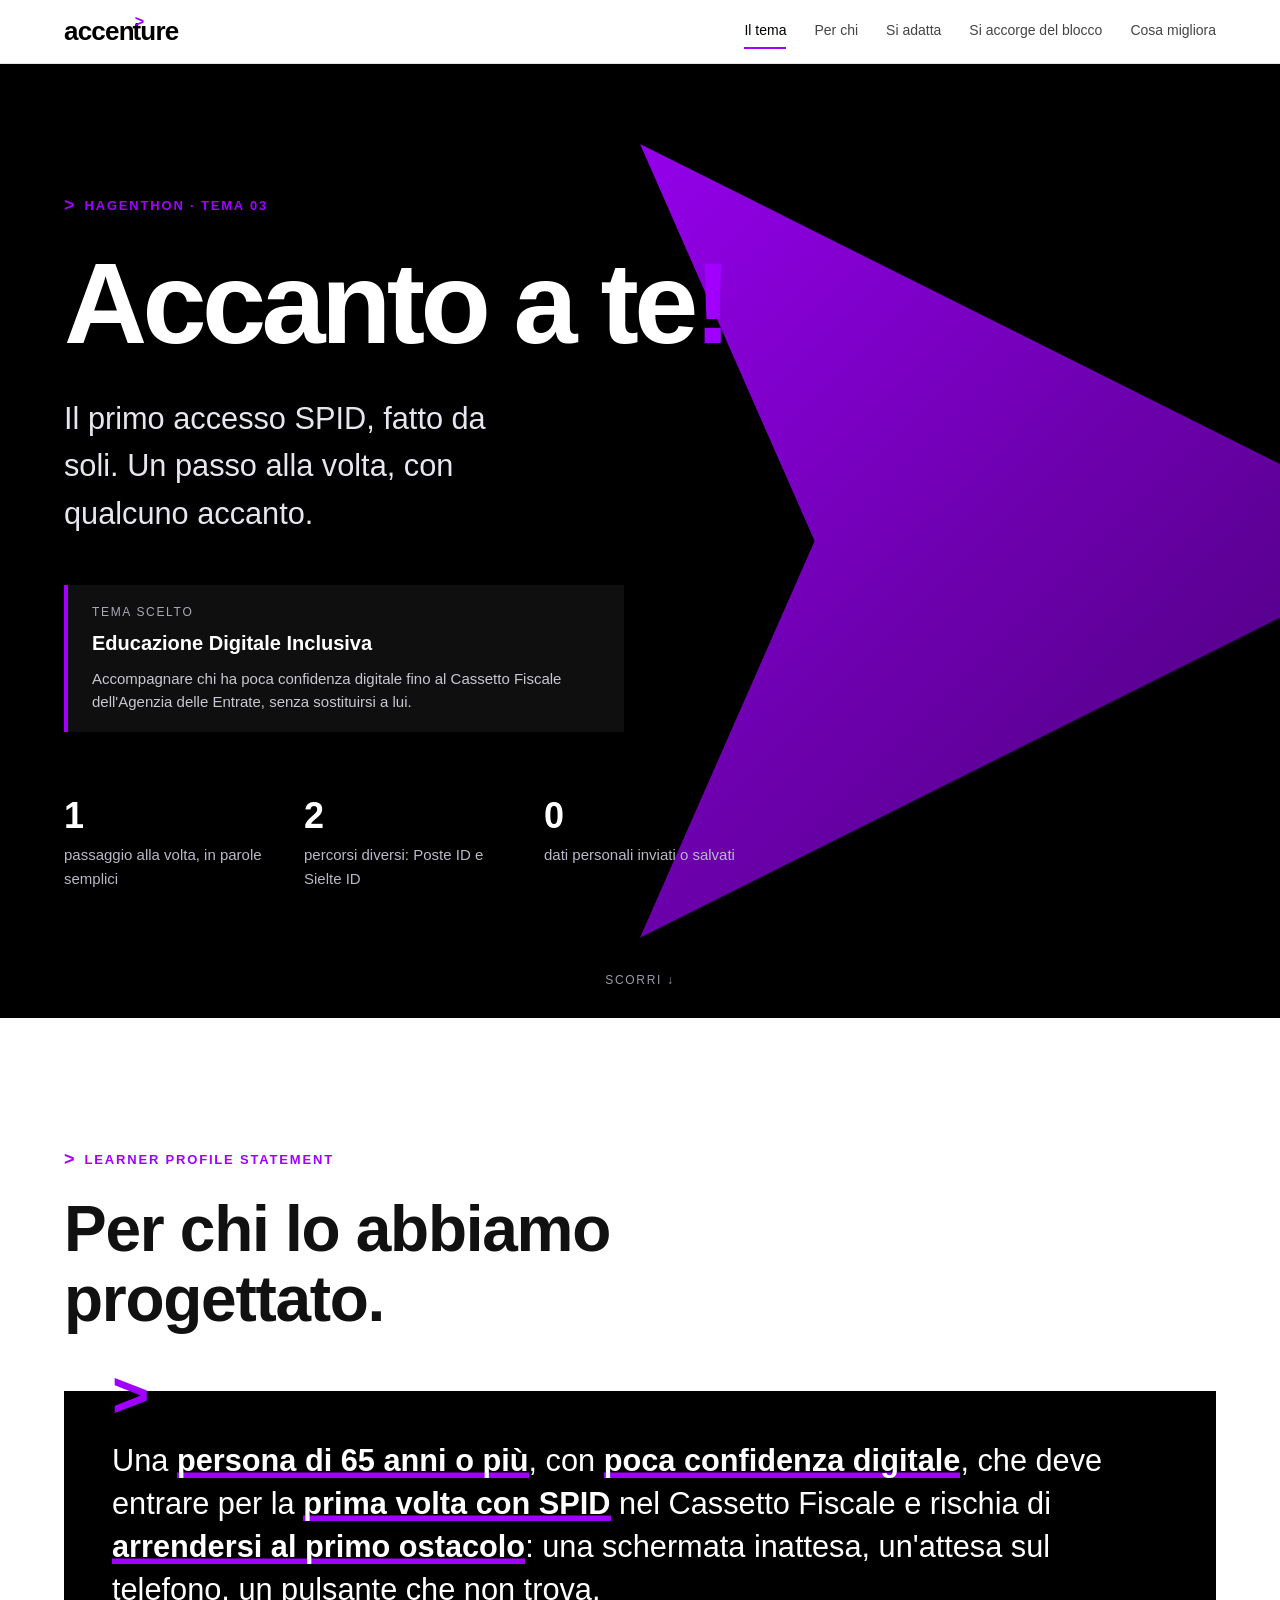
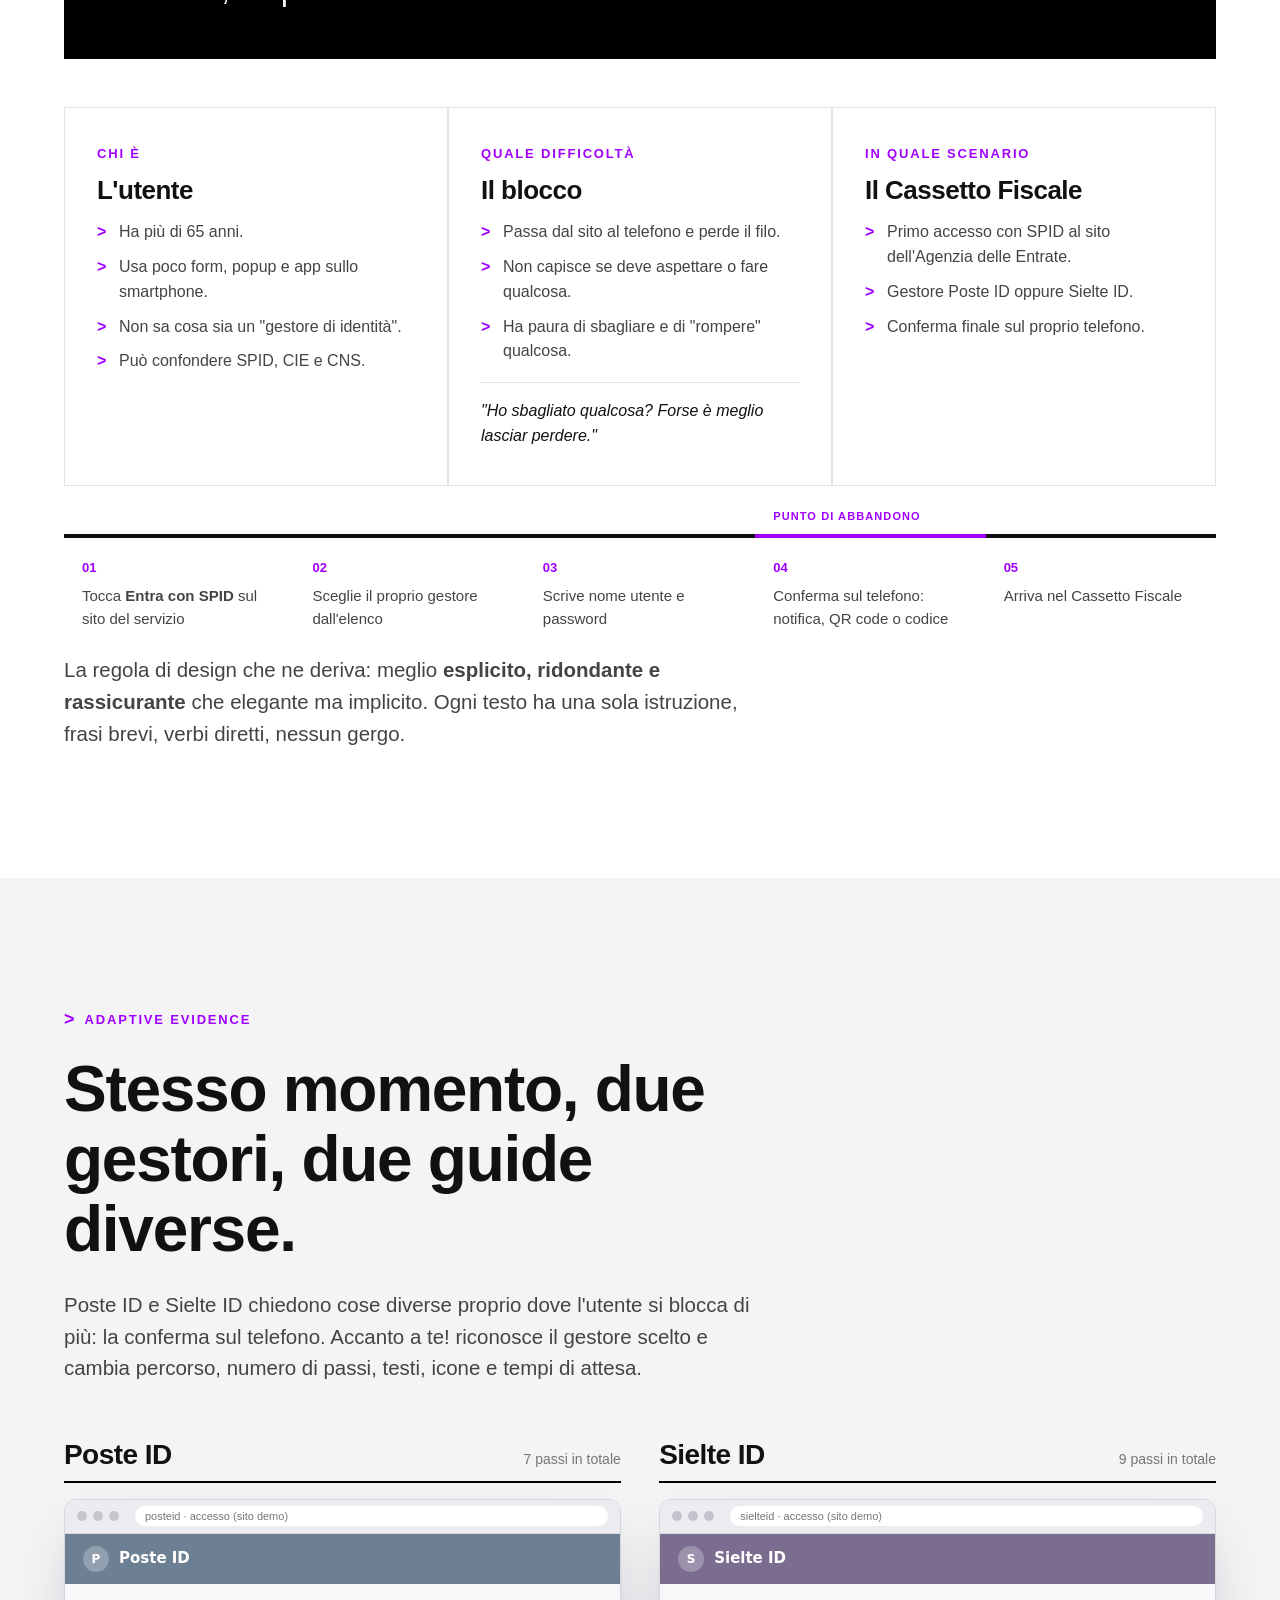
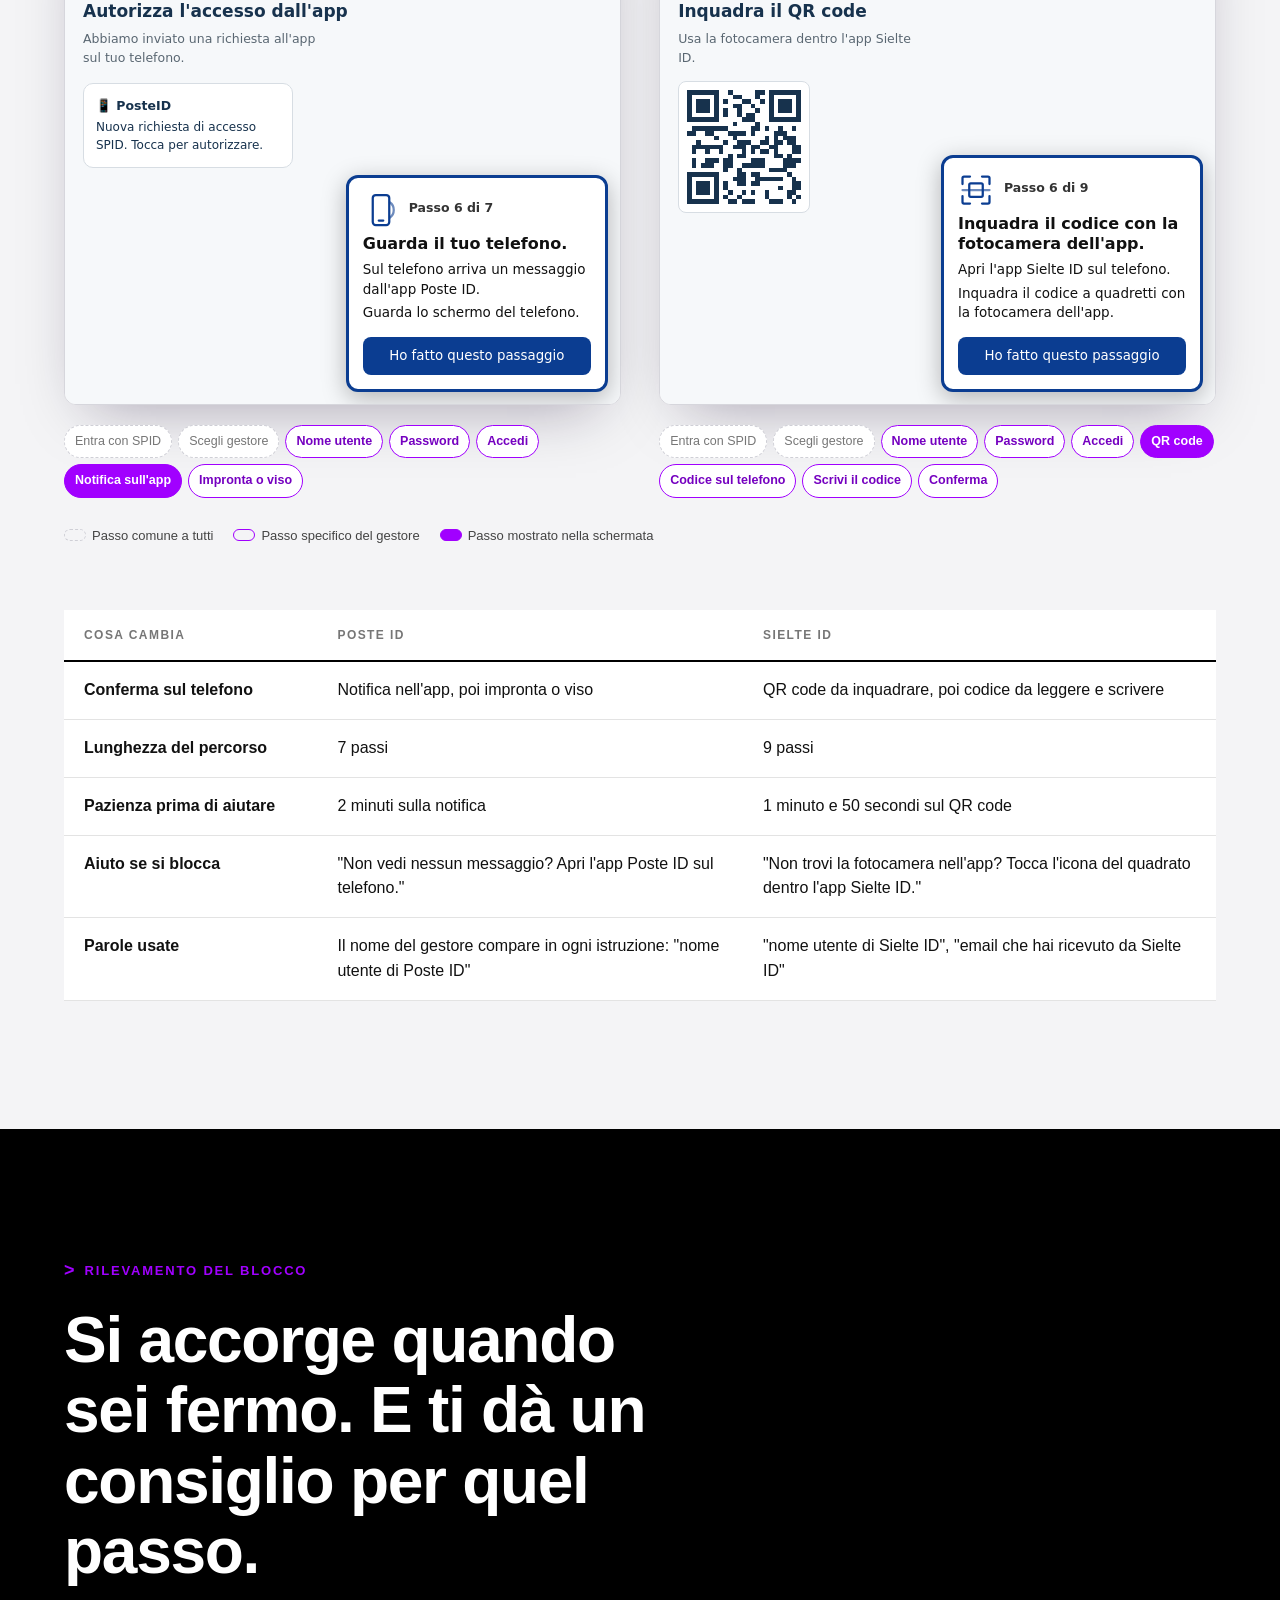
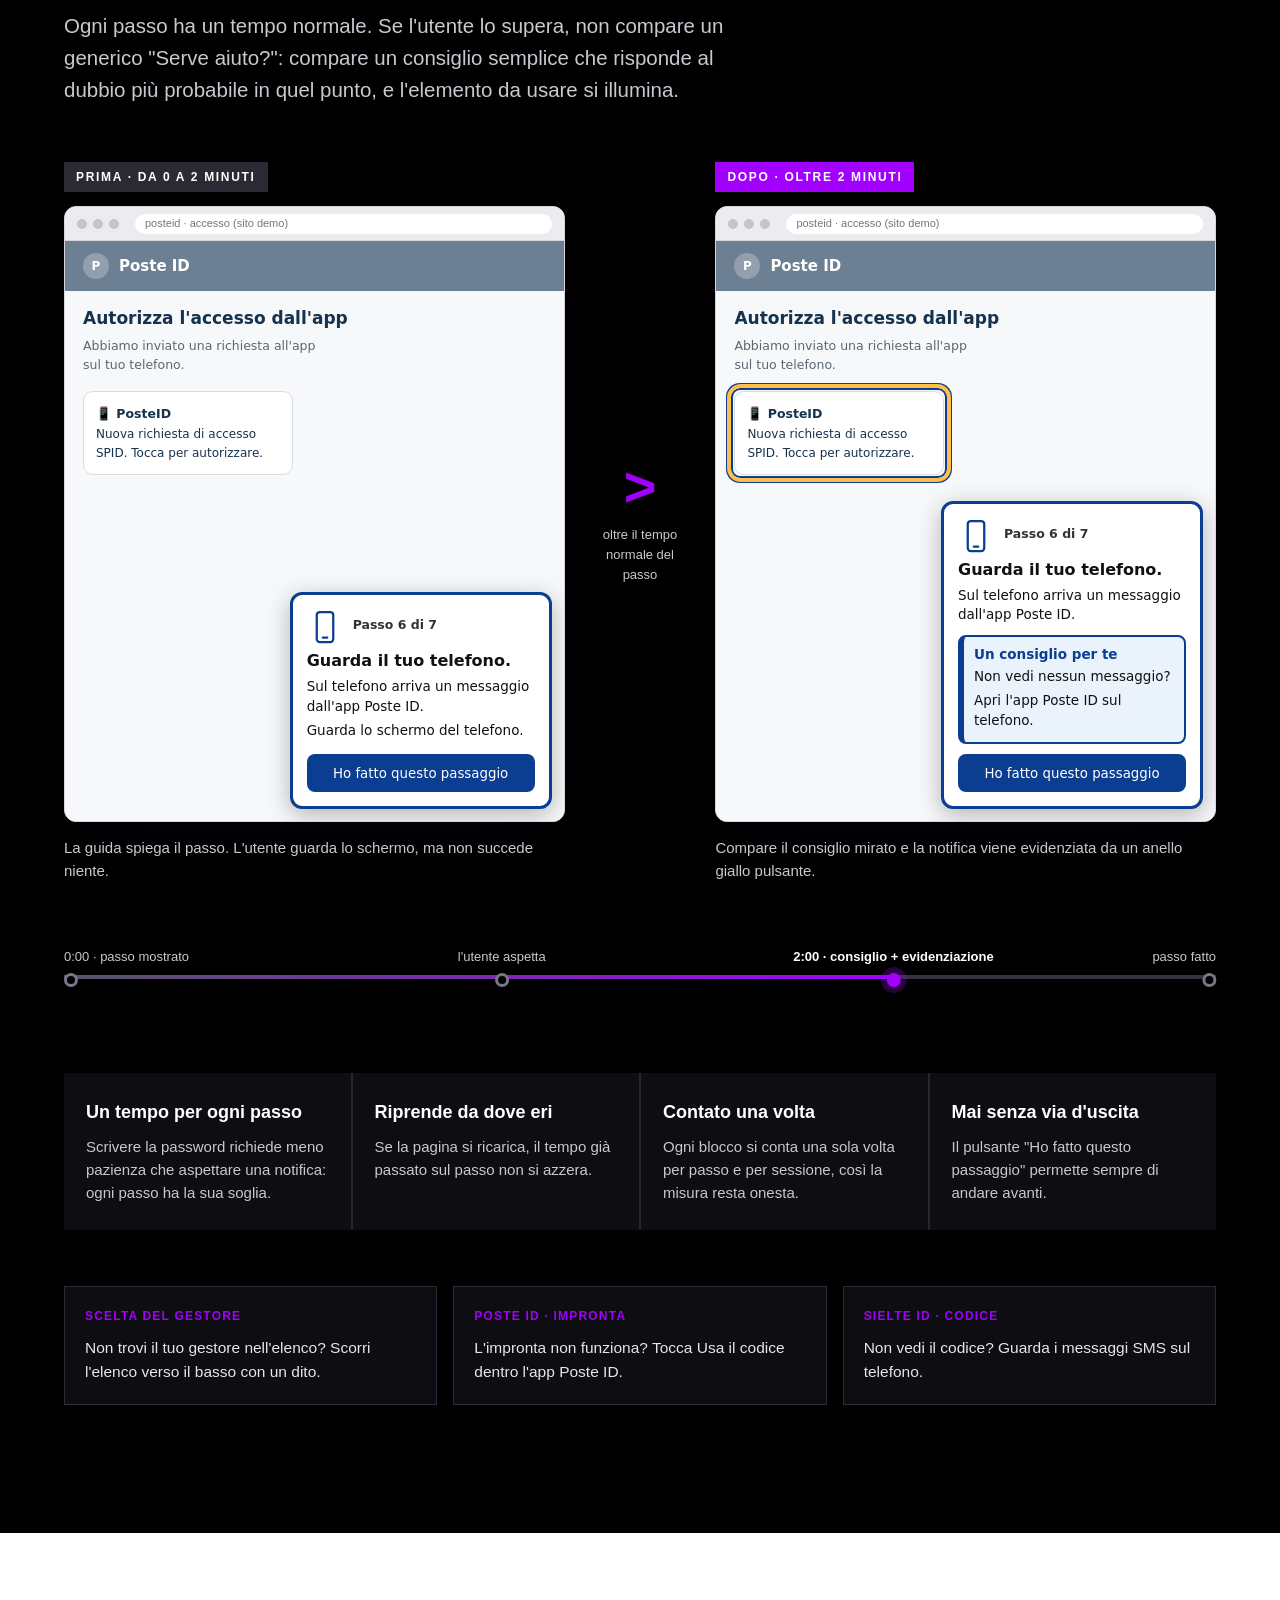
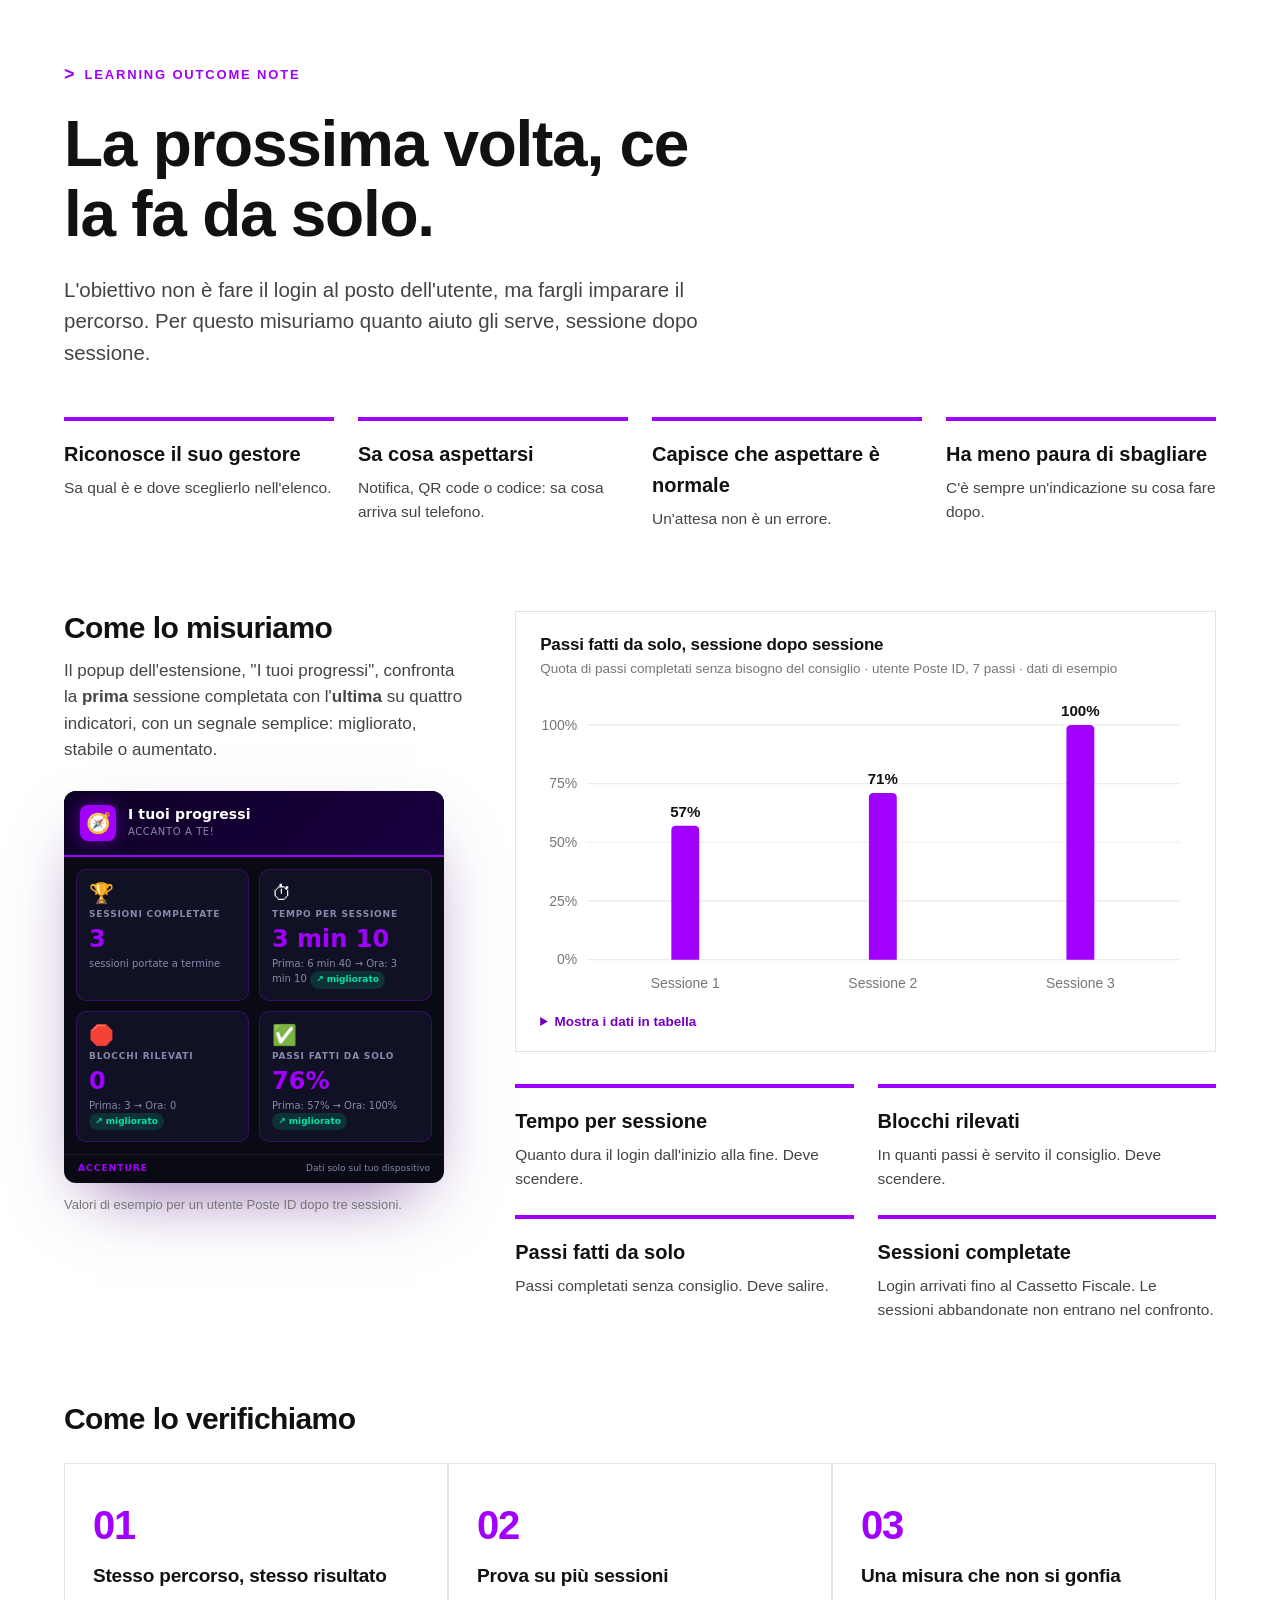
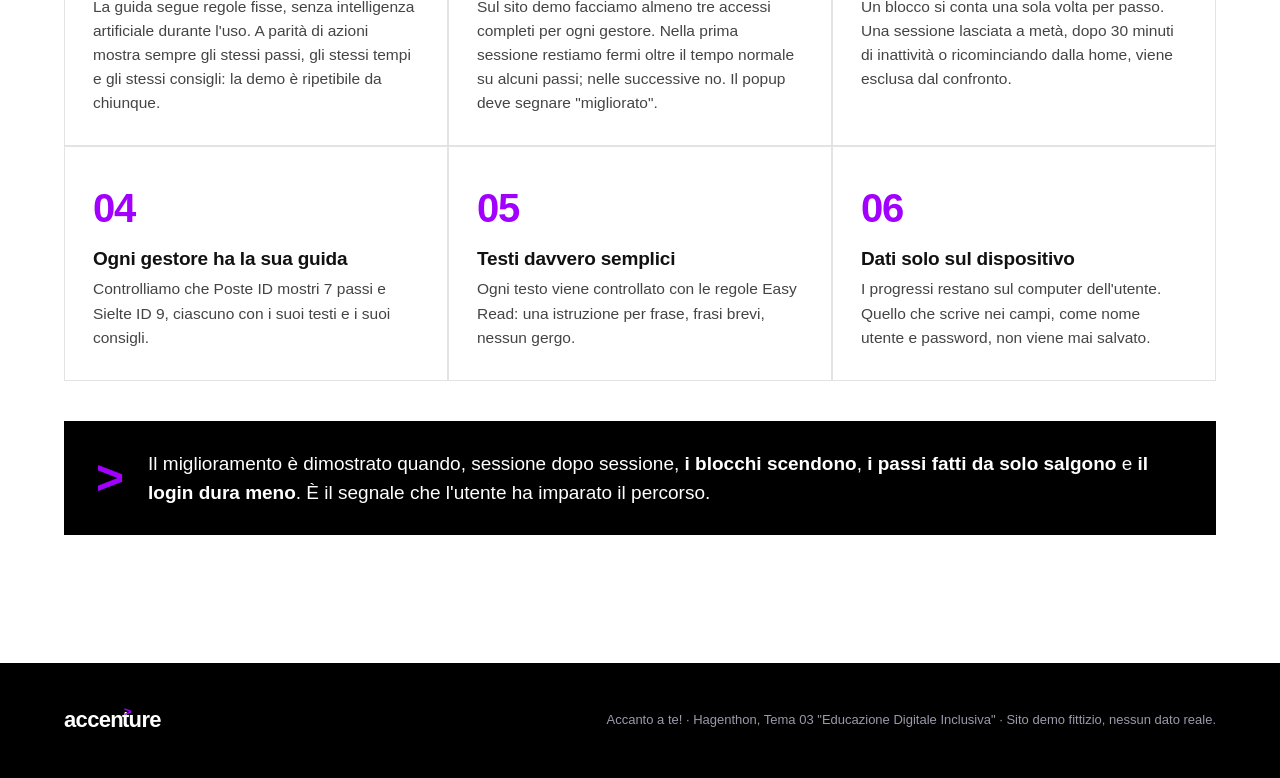
<file: presentation/index.html>
<!DOCTYPE html>
<html lang="it">
<head>
  <meta charset="utf-8">
  <meta name="viewport" content="width=device-width, initial-scale=1">
  <title>Accanto a te! — Educazione Digitale Inclusiva | Accenture</title>
  <style>
    :root {
      --purple: #A100FF;
      --purple-dark: #7500C0;
      --purple-deep: #460073;
      --black: #000000;
      --ink: #111111;
      --ink-2: #444444;
      --muted: #767676;
      --line: #e3e3e3;
      --surface: #ffffff;
      --surface-2: #f4f4f6;
      --good: #008a5e;
      --amber: #ffbf47;
      --navy: #0b3d91;
      --font: Graphik, "Helvetica Neue", Helvetica, Arial, system-ui, sans-serif;
    }

    *, *::before, *::after { box-sizing: border-box; }
    html { scroll-behavior: smooth; scroll-padding-top: 72px; }
    body { margin: 0; font-family: var(--font); color: var(--ink); background: var(--surface); line-height: 1.55; -webkit-font-smoothing: antialiased; }
    h1, h2, h3, h4 { margin: 0; line-height: 1.1; letter-spacing: -0.02em; }
    p { margin: 0; }
    a { color: inherit; }

    /* ── top bar ──────────────────────────────────────────────── */
    .topbar {
      position: sticky; top: 0; z-index: 50;
      display: flex; align-items: center; justify-content: space-between; gap: 24px;
      height: 64px; padding: 0 clamp(20px, 5vw, 64px);
      background: rgba(255,255,255,.96); backdrop-filter: blur(8px);
      border-bottom: 1px solid var(--line);
    }
    .wordmark { display: inline-flex; align-items: baseline; font-size: 26px; font-weight: 700; letter-spacing: -0.03em; color: var(--black); text-decoration: none; }
    .wordmark .gt { color: var(--purple); font-weight: 800; font-size: .62em; line-height: 1; display: inline-block; margin-right: -.62em; transform: translate(.05em, -.78em); }
    .topbar nav { display: flex; gap: 28px; font-size: 14px; font-weight: 500; }
    .topbar nav a { text-decoration: none; color: var(--ink-2); padding: 6px 0; border-bottom: 2px solid transparent; transition: color .15s, border-color .15s; }
    .topbar nav a:hover, .topbar nav a.active { color: var(--black); border-color: var(--purple); }
    .progressbar { position: absolute; left: 0; bottom: -1px; height: 3px; width: 0; background: var(--purple); }
    @media (max-width: 900px) { .topbar nav { display: none; } }

    /* ── layout ───────────────────────────────────────────────── */
    section { padding: clamp(72px, 10vw, 128px) clamp(20px, 5vw, 64px); }
    .wrap { max-width: 1200px; margin: 0 auto; }
    .eyebrow { display: inline-flex; align-items: center; gap: 10px; font-size: 13px; font-weight: 700; letter-spacing: .14em; text-transform: uppercase; color: var(--purple); margin-bottom: 20px; }
    .eyebrow::before { content: ">"; font-size: 18px; letter-spacing: 0; }
    .h2 { font-size: clamp(36px, 5vw, 64px); font-weight: 700; max-width: 18ch; }
    .lead { font-size: clamp(18px, 1.6vw, 22px); color: var(--ink-2); max-width: 62ch; margin-top: 24px; }
    .alt { background: var(--surface-2); }
    .dark { background: var(--black); color: #fff; }
    .dark .lead { color: #c8c8d0; }

    .reveal { opacity: 0; transform: translateY(24px); transition: opacity .7s ease, transform .7s ease; }
    .reveal.in { opacity: 1; transform: none; }
    @media (prefers-reduced-motion: reduce) {
      html { scroll-behavior: auto; }
      .reveal { opacity: 1; transform: none; transition: none; }
      .ring::after { animation: none !important; }
    }

    /* ── 1. hero ──────────────────────────────────────────────── */
    .hero { position: relative; overflow: hidden; min-height: calc(100vh - 64px); display: flex; align-items: center; background: var(--black); color: #fff; }
    .hero::after {
      content: ""; position: absolute; right: -12vw; top: 50%; transform: translateY(-50%);
      width: 62vw; height: 62vw; max-width: 900px; max-height: 900px;
      background: linear-gradient(135deg, var(--purple) 0%, var(--purple-deep) 100%);
      clip-path: polygon(0 0, 100% 50%, 0 100%, 22% 50%);
      opacity: .92;
    }
    .hero .wrap { position: relative; z-index: 1; width: 100%; }
    .hero h1 { font-size: clamp(56px, 9vw, 128px); font-weight: 700; letter-spacing: -0.04em; }
    .hero h1 span { color: var(--purple); }
    .hero .claim { font-size: clamp(22px, 2.4vw, 32px); font-weight: 300; max-width: 26ch; margin-top: 28px; color: #e6e6ee; }
    .theme-tag { display: inline-block; margin-top: 48px; padding: 18px 24px; border-left: 4px solid var(--purple); background: rgba(255,255,255,.06); max-width: 560px; }
    .theme-tag small { display: block; font-size: 12px; letter-spacing: .14em; text-transform: uppercase; color: #a8a8b8; margin-bottom: 6px; }
    .theme-tag strong { font-size: 20px; font-weight: 600; }
    .hero-facts { display: flex; flex-wrap: wrap; gap: 40px; margin-top: 56px; }
    .hero-facts div { font-size: 15px; color: #b8b8c8; max-width: 200px; }
    .hero-facts b { display: block; font-size: 36px; color: #fff; font-weight: 700; letter-spacing: -0.02em; }
    .scroll-cue { position: absolute; left: 50%; bottom: 28px; transform: translateX(-50%); z-index: 1; font-size: 12px; letter-spacing: .14em; text-transform: uppercase; color: #9a9aaa; text-decoration: none; }

    /* ── 2. learner profile ───────────────────────────────────── */
    .statement {
      margin-top: 56px; padding: clamp(28px, 4vw, 48px); background: var(--black); color: #fff;
      font-size: clamp(22px, 2.4vw, 32px); font-weight: 300; line-height: 1.4; position: relative;
    }
    .statement::before { content: ">"; position: absolute; top: -28px; left: clamp(28px, 4vw, 48px); font-size: 64px; font-weight: 800; color: var(--purple); line-height: 1; }
    .statement b { font-weight: 600; color: #fff; box-shadow: inset 0 -0.18em 0 var(--purple); }
    .triad { display: grid; grid-template-columns: repeat(3, 1fr); gap: 2px; margin-top: 48px; background: var(--line); border: 1px solid var(--line); }
    .triad article { background: #fff; padding: 36px 32px; }
    .triad .q { font-size: 13px; font-weight: 700; letter-spacing: .14em; text-transform: uppercase; color: var(--purple); }
    .triad h3 { font-size: 26px; margin: 12px 0 16px; }
    .triad ul { margin: 0; padding: 0; list-style: none; }
    .triad li { position: relative; padding-left: 22px; margin-bottom: 10px; color: var(--ink-2); }
    .triad li::before { content: ">"; position: absolute; left: 0; color: var(--purple); font-weight: 800; }
    .quote { margin-top: 18px; padding-top: 16px; border-top: 1px solid var(--line); font-style: italic; color: var(--ink); }
    .journey { display: flex; gap: 0; margin-top: 48px; counter-reset: j; }
    .journey li { list-style: none; flex: 1; padding: 20px 18px 0; border-top: 4px solid var(--ink); position: relative; font-size: 15px; color: var(--ink-2); }
    .journey li::before { counter-increment: j; content: "0" counter(j); display: block; font-size: 13px; font-weight: 700; color: var(--purple); margin-bottom: 6px; }
    .journey li.risk { border-top-color: var(--purple); }
    .journey li.risk::after { content: "punto di abbandono"; position: absolute; top: -30px; left: 18px; font-size: 11px; font-weight: 700; letter-spacing: .1em; text-transform: uppercase; color: var(--purple); }
    .journey { padding: 0; }
    @media (max-width: 900px) { .triad { grid-template-columns: 1fr; } .journey { flex-direction: column; gap: 28px; } }

    /* ── shared device mockups ────────────────────────────────── */
    .browser { background: #fff; border: 1px solid #d6d6dc; border-radius: 12px; overflow: hidden; box-shadow: 0 24px 60px -24px rgba(20, 0, 40, .35); }
    .browser .bar { display: flex; align-items: center; gap: 6px; height: 34px; padding: 0 12px; background: #ececf0; border-bottom: 1px solid #d6d6dc; }
    .browser .bar i { width: 10px; height: 10px; border-radius: 50%; background: #c4c4cc; }
    .browser .url { margin-left: 10px; flex: 1; height: 20px; border-radius: 10px; background: #fff; font-size: 11px; color: var(--muted); display: flex; align-items: center; padding: 0 10px; font-style: normal; }
    .page { position: relative; height: 470px; background: #f6f8fa; font-family: system-ui, "Segoe UI", Roboto, Arial, sans-serif; }
    .page-head { display: flex; align-items: center; gap: 10px; padding: 12px 18px; color: #fff; font-weight: 700; font-size: 15px; }
    .page-head .logo-dot { width: 26px; height: 26px; border-radius: 50%; background: rgba(255,255,255,.25); display: grid; place-items: center; font-size: 12px; }
    .page-head.poste { background: #6c7f93; }
    .page-head.sielte { background: #7b6d8f; }
    .page-body { padding: 18px; }
    .page-body h4 { font-size: 17px; color: #17324d; letter-spacing: 0; margin-bottom: 8px; }
    .page-body .sub { font-size: 12.5px; color: #5a6772; max-width: 30ch; }
    .push { position: relative; margin-top: 16px; width: 210px; padding: 12px; background: #fff; border: 1px solid #d7dde3; border-radius: 10px; font-size: 12px; color: #17324d; }
    .push b { display: block; font-size: 12.5px; margin-bottom: 2px; }
    .qr-box { position: relative; margin-top: 14px; width: 132px; height: 132px; padding: 8px; background: #fff; border: 1px solid #d7dde3; border-radius: 8px; }
    .qr-box svg { display: block; width: 100%; height: 100%; }
    .demo-ctrl { margin-top: 14px; display: inline-block; font-size: 11px; color: #004c99; border: 1px dashed #8aa7c4; border-radius: 6px; padding: 6px 9px; background: #fff; }

    /* overlay (riproduce l'aiuto reale, in scala) */
    .ov {
      position: absolute; right: 12px; bottom: 12px; width: 262px; padding: 14px;
      background: #fff; color: #111; border: 3px solid var(--navy); border-radius: 12px;
      box-shadow: 0 6px 24px rgba(0,0,0,.28);
      font-family: system-ui, -apple-system, "Segoe UI", Roboto, Arial, sans-serif; font-size: 13.5px; line-height: 1.45;
    }
    .ov .head { display: flex; align-items: center; gap: 10px; margin-bottom: 6px; }
    .ov .ic { width: 36px; height: 36px; color: var(--navy); flex: none; }
    .ov .prog { font-size: 12.5px; font-weight: 700; color: #333; }
    .ov h5 { margin: 0 0 6px; font-size: 16px; line-height: 1.25; font-weight: 700; }
    .ov p { margin: 0 0 4px; }
    .ov .hint { margin-top: 10px; padding: 8px 10px; background: #eaf2fc; border: 2px solid var(--navy); border-left-width: 6px; border-radius: 8px; }
    .ov .hint .lbl { font-weight: 700; color: var(--navy); margin-bottom: 3px; }
    .ov .done { margin-top: 10px; width: 100%; min-height: 38px; border: 0; border-radius: 8px; background: var(--navy); color: #fff; font: 700 13.5px/1.2 inherit; font-family: inherit; }
    .ring { position: absolute; inset: -7px; border: 3px solid var(--amber); border-radius: 12px; box-shadow: 0 0 0 2px var(--navy), inset 0 0 0 2px var(--navy); pointer-events: none; }
    .ring::after { content: ""; position: absolute; inset: -4px; border: 3px solid var(--amber); border-radius: 14px; animation: pulse 1.6s ease-out infinite; }
    @keyframes pulse { 0% { opacity: .9; transform: scale(1); } 100% { opacity: 0; transform: scale(1.1); } }

    /* ── 3. adaptive evidence ─────────────────────────────────── */
    .compare { display: grid; grid-template-columns: 1fr 1fr; gap: clamp(20px, 3vw, 40px); margin-top: 56px; }
    .col-label { display: flex; align-items: baseline; justify-content: space-between; margin-bottom: 16px; border-bottom: 2px solid var(--black); padding-bottom: 10px; }
    .col-label h3 { font-size: 28px; }
    .col-label span { font-size: 14px; color: var(--muted); }
    .path { display: flex; flex-wrap: wrap; gap: 6px; margin-top: 20px; }
    .path span { font-size: 12.5px; padding: 6px 10px; border: 1px solid #cfcfd6; background: #fff; border-radius: 999px; color: var(--ink-2); }
    .path span.same { color: var(--muted); border-style: dashed; }
    .path span.own { border-color: var(--purple); color: var(--purple-dark); font-weight: 600; }
    .path span.now { background: var(--purple); color: #fff; border-color: var(--purple); }
    .diff-table { width: 100%; border-collapse: collapse; margin-top: 64px; font-size: 16px; background: #fff; }
    .diff-table th, .diff-table td { text-align: left; padding: 16px 20px; border-bottom: 1px solid var(--line); vertical-align: top; }
    .diff-table thead th { font-size: 12px; letter-spacing: .12em; text-transform: uppercase; color: var(--muted); border-bottom: 2px solid var(--black); }
    .diff-table tbody th { font-weight: 600; width: 22%; }
    .legend-path { display: flex; gap: 20px; flex-wrap: wrap; margin-top: 28px; font-size: 13px; color: var(--ink-2); }
    .legend-path i { display: inline-block; width: 22px; height: 12px; border-radius: 999px; vertical-align: -1px; margin-right: 6px; border: 1px solid #cfcfd6; }
    .legend-path .l-same i { border-style: dashed; }
    .legend-path .l-own i { border-color: var(--purple); }
    .legend-path .l-now i { background: var(--purple); border-color: var(--purple); }
    @media (max-width: 960px) { .compare { grid-template-columns: 1fr; } }

    /* ── 4. block detection ───────────────────────────────────── */
    .ba { display: grid; grid-template-columns: 1fr auto 1fr; gap: clamp(16px, 2.5vw, 32px); align-items: center; margin-top: 56px; }
    .ba .tag { display: inline-block; font-size: 12px; font-weight: 700; letter-spacing: .14em; text-transform: uppercase; padding: 6px 12px; margin-bottom: 14px; }
    .ba .tag.before { background: #2a2a34; color: #fff; }
    .ba .tag.after { background: var(--purple); color: #fff; }
    .ba .cap { margin-top: 14px; font-size: 15px; color: #c8c8d0; }
    .arrow { display: grid; justify-items: center; gap: 10px; color: var(--purple); text-align: center; }
    .arrow b { font-size: 56px; line-height: 1; font-weight: 800; }
    .arrow span { font-size: 13px; color: #c8c8d0; max-width: 12ch; }
    .timeline { margin-top: 64px; position: relative; height: 70px; }
    .timeline .track { position: absolute; top: 28px; left: 0; right: 0; height: 4px; background: #33333f; }
    .timeline .fill { position: absolute; top: 28px; left: 0; width: 72%; height: 4px; background: linear-gradient(90deg, #555566, var(--purple)); }
    .timeline .tick { position: absolute; top: 0; transform: translateX(-50%); font-size: 13px; color: #c8c8d0; white-space: nowrap; text-align: center; }
    .timeline .tick::after { content: ""; display: block; width: 14px; height: 14px; margin: 6px auto 0; border-radius: 50%; background: #000; border: 3px solid #777788; }
    .timeline .tick:first-of-type { transform: none; text-align: left; }
    .timeline .tick:first-of-type::after { margin-left: 0; }
    .timeline .tick:last-of-type { transform: translateX(-100%); text-align: right; }
    .timeline .tick:last-of-type::after { margin-right: 0; }
    .ba .page { height: 580px; }
    .timeline .tick.hot { color: #fff; font-weight: 600; }
    .timeline .tick.hot::after { border-color: var(--purple); background: var(--purple); box-shadow: 0 0 0 6px rgba(161,0,255,.25); }
    .rules { display: grid; grid-template-columns: repeat(4, 1fr); gap: 2px; margin-top: 56px; background: #26262f; }
    .rules div { background: #0d0d12; padding: 26px 22px; font-size: 15px; color: #c8c8d0; }
    .rules b { display: block; color: #fff; font-size: 18px; margin-bottom: 8px; }
    .hint-wall { margin-top: 56px; display: grid; grid-template-columns: repeat(3, 1fr); gap: 16px; }
    .hint-wall figure { margin: 0; padding: 20px; border: 1px solid #2c2c38; background: #0d0d12; }
    .hint-wall figcaption { font-size: 12px; letter-spacing: .1em; text-transform: uppercase; color: var(--purple); font-weight: 700; margin-bottom: 10px; }
    .hint-wall p { color: #e6e6ee; font-size: 15.5px; }
    @media (max-width: 960px) { .ba { grid-template-columns: 1fr; } .arrow b { transform: rotate(90deg); } .rules, .hint-wall { grid-template-columns: 1fr 1fr; } }
    @media (max-width: 600px) { .rules, .hint-wall { grid-template-columns: 1fr; } }

    /* ── 5. learning outcome ──────────────────────────────────── */
    .outcomes { display: grid; grid-template-columns: repeat(4, 1fr); gap: 24px; margin-top: 48px; }
    .outcomes div { border-top: 4px solid var(--purple); padding-top: 18px; }
    .outcomes b { display: block; font-size: 20px; margin-bottom: 6px; }
    .outcomes p { color: var(--ink-2); font-size: 15.5px; }
    .measure { display: grid; grid-template-columns: 400px 1fr; gap: clamp(28px, 4vw, 64px); margin-top: 80px; align-items: start; }
    .measure h3 { font-size: 30px; margin-bottom: 14px; }
    .measure .lead { margin-top: 0; font-size: 17px; }

    /* popup replica */
    .popup { width: 380px; max-width: 100%; background: #0a0a14; color: #fff; border-radius: 12px; overflow: hidden; box-shadow: 0 30px 70px -28px rgba(70, 0, 115, .65); font-family: system-ui, -apple-system, "Segoe UI", Roboto, Arial, sans-serif; }
    .popup header { background: linear-gradient(135deg, #0e0026, #190040); border-bottom: 2px solid var(--purple); padding: 14px 16px; display: flex; gap: 12px; align-items: center; }
    .popup .plogo { width: 36px; height: 36px; border-radius: 8px; background: var(--purple); display: grid; place-items: center; font-size: 20px; box-shadow: 0 0 16px rgba(161,0,255,.5); }
    .popup h4 { font-size: 14px; letter-spacing: .01em; }
    .popup header p { font-size: 10px; color: #8888aa; letter-spacing: .06em; text-transform: uppercase; margin-top: 2px; }
    .popup .grid { display: grid; grid-template-columns: 1fr 1fr; gap: 10px; padding: 12px; }
    .pcard { background: #111126; border: 1px solid rgba(161,0,255,.28); border-radius: 10px; padding: 13px 12px 11px; display: flex; flex-direction: column; gap: 5px; }
    .pcard .i { font-size: 20px; line-height: 1; }
    .pcard .l { font-size: 9px; font-weight: 700; color: #8888aa; letter-spacing: .09em; text-transform: uppercase; }
    .pcard .v { font-size: 24px; font-weight: 800; color: var(--purple); line-height: 1; font-variant-numeric: tabular-nums; }
    .pcard .s { font-size: 10px; color: #8888aa; line-height: 1.5; }
    .trend { display: inline-block; font-size: 9px; font-weight: 700; padding: 2px 6px; border-radius: 20px; background: rgba(0,229,160,.15); color: #00e5a0; }
    .popup footer { border-top: 1px solid rgba(255,255,255,.06); padding: 7px 14px; display: flex; justify-content: space-between; font-size: 9px; color: #8888aa; }
    .popup footer b { color: var(--purple); letter-spacing: .12em; text-transform: uppercase; }
    .note { margin-top: 12px; font-size: 13px; color: var(--muted); }

    /* chart */
    .chart-card { background: #fff; border: 1px solid var(--line); padding: 24px 24px 18px; }
    .chart-card h4 { font-size: 17px; letter-spacing: -0.01em; }
    .chart-card .csub { font-size: 13.5px; color: var(--muted); margin-top: 4px; }
    .chart { position: relative; margin-top: 18px; }
    .chart svg { display: block; width: 100%; height: auto; overflow: visible; }
    .chart .grid-l { stroke: #ececf0; stroke-width: 1; }
    .chart .axis-t { font-size: 12px; fill: var(--muted); }
    .chart .val-t { font-size: 13px; font-weight: 700; fill: var(--ink); }
    .chart .bar { fill: var(--purple); }
    .chart .hit { fill: transparent; cursor: default; }
    .chart .hit:hover + .bar, .chart .hit:focus + .bar { fill: var(--purple-dark); }
    .tip { position: absolute; pointer-events: none; background: var(--black); color: #fff; font-size: 12.5px; line-height: 1.45; padding: 8px 10px; white-space: nowrap; opacity: 0; transform: translate(-50%, -100%); transition: opacity .12s; }
    .tip.on { opacity: 1; }
    details.table-view { margin-top: 12px; font-size: 13.5px; }
    details.table-view summary { cursor: pointer; color: var(--purple-dark); font-weight: 600; }
    details.table-view table { width: 100%; border-collapse: collapse; margin-top: 10px; }
    details.table-view th, details.table-view td { text-align: left; padding: 6px 8px; border-bottom: 1px solid var(--line); font-variant-numeric: tabular-nums; }

    .verify { margin-top: 80px; }
    .verify h3 { font-size: 30px; margin-bottom: 28px; }
    .steps-v { display: grid; grid-template-columns: repeat(3, 1fr); gap: 2px; background: var(--line); border: 1px solid var(--line); counter-reset: v; }
    .steps-v article { background: #fff; padding: 30px 28px; }
    .steps-v article::before { counter-increment: v; content: "0" counter(v); display: block; font-size: 40px; font-weight: 700; color: var(--purple); letter-spacing: -0.03em; margin-bottom: 10px; }
    .steps-v h4 { font-size: 19px; margin-bottom: 8px; letter-spacing: -0.01em; }
    .steps-v p { color: var(--ink-2); font-size: 15.5px; }
    .success { margin-top: 40px; padding: 28px 32px; background: var(--black); color: #fff; display: grid; grid-template-columns: auto 1fr; gap: 24px; align-items: center; }
    .success b { font-size: 48px; color: var(--purple); line-height: 1; }
    .success p { font-size: 19px; font-weight: 300; }
    .success strong { font-weight: 600; }
    @media (max-width: 960px) { .outcomes, .steps-v { grid-template-columns: 1fr 1fr; } .measure { grid-template-columns: 1fr; } }
    @media (max-width: 600px) { .outcomes, .steps-v { grid-template-columns: 1fr; } .success { grid-template-columns: 1fr; } }

    /* ── footer ───────────────────────────────────────────────── */
    .foot { background: var(--black); color: #9a9aaa; padding: 40px clamp(20px, 5vw, 64px); font-size: 13px; }
    .foot .wrap { display: flex; justify-content: space-between; gap: 20px; flex-wrap: wrap; align-items: center; }
    .foot .wordmark { color: #fff; font-size: 22px; }
  </style>
</head>
<body>

<header class="topbar">
  <a class="wordmark" href="#tema" aria-label="Accenture">accen<span class="gt" aria-hidden="true">&gt;</span>ture</a>
  <nav aria-label="Sezioni">
    <a href="#tema">Il tema</a>
    <a href="#profilo">Per chi</a>
    <a href="#adattivo">Si adatta</a>
    <a href="#blocco">Si accorge del blocco</a>
    <a href="#risultati">Cosa migliora</a>
  </nav>
  <div class="progressbar" id="progress"></div>
</header>

<main>

  <!-- 1 ─ Titolo e tema ───────────────────────────────────────── -->
  <section class="hero" id="tema">
    <div class="wrap">
      <p class="eyebrow">Hagenthon · Tema 03</p>
      <h1>Accanto a te<span>!</span></h1>
      <p class="claim">Il primo accesso SPID, fatto da soli. Un passo alla volta, con qualcuno accanto.</p>
      <div class="theme-tag">
        <small>Tema scelto</small>
        <strong>Educazione Digitale Inclusiva</strong>
        <p style="margin-top:8px;color:#c8c8d0;font-size:15px">Accompagnare chi ha poca confidenza digitale fino al Cassetto Fiscale dell'Agenzia delle Entrate, senza sostituirsi a lui.</p>
      </div>
      <div class="hero-facts">
        <div><b>1</b>passaggio alla volta, in parole semplici</div>
        <div><b>2</b>percorsi diversi: Poste ID e Sielte ID</div>
        <div><b>0</b>dati personali inviati o salvati</div>
      </div>
    </div>
    <a class="scroll-cue" href="#profilo">Scorri ↓</a>
  </section>

  <!-- 2 ─ Learner Profile Statement ───────────────────────────── -->
  <section id="profilo">
    <div class="wrap">
      <p class="eyebrow reveal">Learner Profile Statement</p>
      <h2 class="h2 reveal">Per chi lo abbiamo progettato.</h2>

      <p class="statement reveal">
        Una <b>persona di 65 anni o più</b>, con <b>poca confidenza digitale</b>,
        che deve entrare per la <b>prima volta con SPID</b> nel Cassetto Fiscale
        e rischia di <b>arrendersi al primo ostacolo</b>: una schermata inattesa,
        un'attesa sul telefono, un pulsante che non trova.
      </p>

      <div class="triad reveal">
        <article>
          <p class="q">Chi è</p>
          <h3>L'utente</h3>
          <ul>
            <li>Ha più di 65 anni.</li>
            <li>Usa poco form, popup e app sullo smartphone.</li>
            <li>Non sa cosa sia un "gestore di identità".</li>
            <li>Può confondere SPID, CIE e CNS.</li>
          </ul>
        </article>
        <article>
          <p class="q">Quale difficoltà</p>
          <h3>Il blocco</h3>
          <ul>
            <li>Passa dal sito al telefono e perde il filo.</li>
            <li>Non capisce se deve aspettare o fare qualcosa.</li>
            <li>Ha paura di sbagliare e di "rompere" qualcosa.</li>
          </ul>
          <p class="quote">"Ho sbagliato qualcosa? Forse è meglio lasciar perdere."</p>
        </article>
        <article>
          <p class="q">In quale scenario</p>
          <h3>Il Cassetto Fiscale</h3>
          <ul>
            <li>Primo accesso con SPID al sito dell'Agenzia delle Entrate.</li>
            <li>Gestore Poste ID oppure Sielte ID.</li>
            <li>Conferma finale sul proprio telefono.</li>
          </ul>
        </article>
      </div>

      <ol class="journey reveal" aria-label="Percorso dell'utente">
        <li>Tocca <b>Entra con SPID</b> sul sito del servizio</li>
        <li>Sceglie il proprio gestore dall'elenco</li>
        <li>Scrive nome utente e password</li>
        <li class="risk">Conferma sul telefono: notifica, QR code o codice</li>
        <li>Arriva nel Cassetto Fiscale</li>
      </ol>

      <p class="lead reveal">La regola di design che ne deriva: meglio <strong>esplicito, ridondante e rassicurante</strong> che elegante ma implicito. Ogni testo ha una sola istruzione, frasi brevi, verbi diretti, nessun gergo.</p>
    </div>
  </section>

  <!-- 3 ─ Adaptive Evidence ───────────────────────────────────── -->
  <section class="alt" id="adattivo">
    <div class="wrap">
      <p class="eyebrow reveal">Adaptive Evidence</p>
      <h2 class="h2 reveal">Stesso momento, due gestori, due guide diverse.</h2>
      <p class="lead reveal">Poste ID e Sielte ID chiedono cose diverse proprio dove l'utente si blocca di più: la conferma sul telefono. Accanto a te! riconosce il gestore scelto e cambia percorso, numero di passi, testi, icone e tempi di attesa.</p>

      <div class="compare">
        <!-- Poste ID -->
        <div class="reveal">
          <div class="col-label"><h3>Poste ID</h3><span>7 passi in totale</span></div>
          <div class="browser" aria-label="Schermata Poste ID con la guida al passo 6">
            <div class="bar"><i></i><i></i><i></i><em class="url">posteid · accesso (sito demo)</em></div>
            <div class="page">
              <div class="page-head poste"><span class="logo-dot">P</span>Poste ID</div>
              <div class="page-body">
                <h4>Autorizza l'accesso dall'app</h4>
                <p class="sub">Abbiamo inviato una richiesta all'app sul tuo telefono.</p>
                <div class="push"><b>📱 PosteID</b>Nuova richiesta di accesso SPID. Tocca per autorizzare.</div>
              </div>
              <div class="ov">
                <div class="head">
                  <svg class="ic" viewBox="0 0 48 48" fill="none" stroke="currentColor" stroke-width="3" stroke-linecap="round" aria-hidden="true"><rect x="13" y="4" width="22" height="40" rx="4"/><path d="M21 38h6"/><path d="M36 14c3 2 5 6 5 10s-2 8-5 10" opacity=".6"/></svg>
                  <p class="prog">Passo 6 di 7</p>
                </div>
                <h5>Guarda il tuo telefono.</h5>
                <p>Sul telefono arriva un messaggio dall'app Poste ID.</p>
                <p>Guarda lo schermo del telefono.</p>
                <button class="done" type="button" tabindex="-1">Ho fatto questo passaggio</button>
              </div>
            </div>
          </div>
          <div class="path" aria-label="Percorso Poste ID">
            <span class="same">Entra con SPID</span><span class="same">Scegli gestore</span><span class="own">Nome utente</span><span class="own">Password</span><span class="own">Accedi</span><span class="own now">Notifica sull'app</span><span class="own">Impronta o viso</span>
          </div>
        </div>

        <!-- Sielte ID -->
        <div class="reveal">
          <div class="col-label"><h3>Sielte ID</h3><span>9 passi in totale</span></div>
          <div class="browser" aria-label="Schermata Sielte ID con la guida al passo 6">
            <div class="bar"><i></i><i></i><i></i><em class="url">sielteid · accesso (sito demo)</em></div>
            <div class="page">
              <div class="page-head sielte"><span class="logo-dot">S</span>Sielte ID</div>
              <div class="page-body">
                <h4>Inquadra il QR code</h4>
                <p class="sub">Usa la fotocamera dentro l'app Sielte ID.</p>
                <div class="qr-box"><svg id="qr" viewBox="0 0 25 25" shape-rendering="crispEdges" aria-hidden="true"></svg></div>
              </div>
              <div class="ov">
                <div class="head">
                  <svg class="ic" viewBox="0 0 48 48" fill="none" stroke="currentColor" stroke-width="3" stroke-linecap="round" aria-hidden="true"><path d="M6 16V8a2 2 0 0 1 2-2h8M32 6h8a2 2 0 0 1 2 2v8M42 32v8a2 2 0 0 1-2 2h-8M16 42H8a2 2 0 0 1-2-2v-8"/><rect x="15" y="15" width="18" height="18" rx="2"/><path d="M6 24h36" opacity=".6"/></svg>
                  <p class="prog">Passo 6 di 9</p>
                </div>
                <h5>Inquadra il codice con la fotocamera dell'app.</h5>
                <p>Apri l'app Sielte ID sul telefono.</p>
                <p>Inquadra il codice a quadretti con la fotocamera dell'app.</p>
                <button class="done" type="button" tabindex="-1">Ho fatto questo passaggio</button>
              </div>
            </div>
          </div>
          <div class="path" aria-label="Percorso Sielte ID">
            <span class="same">Entra con SPID</span><span class="same">Scegli gestore</span><span class="own">Nome utente</span><span class="own">Password</span><span class="own">Accedi</span><span class="own now">QR code</span><span class="own">Codice sul telefono</span><span class="own">Scrivi il codice</span><span class="own">Conferma</span>
          </div>
        </div>
      </div>

      <div class="legend-path reveal" aria-hidden="true">
        <span class="l-same"><i></i>Passo comune a tutti</span>
        <span class="l-own"><i></i>Passo specifico del gestore</span>
        <span class="l-now"><i></i>Passo mostrato nella schermata</span>
      </div>

      <table class="diff-table reveal">
        <thead><tr><th>Cosa cambia</th><th>Poste ID</th><th>Sielte ID</th></tr></thead>
        <tbody>
          <tr><th>Conferma sul telefono</th><td>Notifica nell'app, poi impronta o viso</td><td>QR code da inquadrare, poi codice da leggere e scrivere</td></tr>
          <tr><th>Lunghezza del percorso</th><td>7 passi</td><td>9 passi</td></tr>
          <tr><th>Pazienza prima di aiutare</th><td>2 minuti sulla notifica</td><td>1 minuto e 50 secondi sul QR code</td></tr>
          <tr><th>Aiuto se si blocca</th><td>"Non vedi nessun messaggio? Apri l'app Poste ID sul telefono."</td><td>"Non trovi la fotocamera nell'app? Tocca l'icona del quadrato dentro l'app Sielte ID."</td></tr>
          <tr><th>Parole usate</th><td>Il nome del gestore compare in ogni istruzione: "nome utente di Poste ID"</td><td>"nome utente di Sielte ID", "email che hai ricevuto da Sielte ID"</td></tr>
        </tbody>
      </table>
    </div>
  </section>

  <!-- 4 ─ Rilevamento del blocco ──────────────────────────────── -->
  <section class="dark" id="blocco">
    <div class="wrap">
      <p class="eyebrow reveal">Rilevamento del blocco</p>
      <h2 class="h2 reveal">Si accorge quando sei fermo. E ti dà un consiglio per quel passo.</h2>
      <p class="lead reveal">Ogni passo ha un tempo normale. Se l'utente lo supera, non compare un generico "Serve aiuto?": compare un consiglio semplice che risponde al dubbio più probabile in quel punto, e l'elemento da usare si illumina.</p>

      <div class="ba">
        <div class="reveal">
          <span class="tag before">Prima · da 0 a 2 minuti</span>
          <div class="browser">
            <div class="bar"><i></i><i></i><i></i><em class="url">posteid · accesso (sito demo)</em></div>
            <div class="page">
              <div class="page-head poste"><span class="logo-dot">P</span>Poste ID</div>
              <div class="page-body">
                <h4>Autorizza l'accesso dall'app</h4>
                <p class="sub">Abbiamo inviato una richiesta all'app sul tuo telefono.</p>
                <div class="push"><b>📱 PosteID</b>Nuova richiesta di accesso SPID. Tocca per autorizzare.</div>
              </div>
              <div class="ov">
                <div class="head">
                  <svg class="ic" viewBox="0 0 48 48" fill="none" stroke="currentColor" stroke-width="3" stroke-linecap="round" aria-hidden="true"><rect x="13" y="4" width="22" height="40" rx="4"/><path d="M21 38h6"/></svg>
                  <p class="prog">Passo 6 di 7</p>
                </div>
                <h5>Guarda il tuo telefono.</h5>
                <p>Sul telefono arriva un messaggio dall'app Poste ID.</p>
                <p>Guarda lo schermo del telefono.</p>
                <button class="done" type="button" tabindex="-1">Ho fatto questo passaggio</button>
              </div>
            </div>
          </div>
          <p class="cap">La guida spiega il passo. L'utente guarda lo schermo, ma non succede niente.</p>
        </div>

        <div class="arrow reveal" aria-hidden="true"><b>&gt;</b><span>oltre il tempo normale del passo</span></div>

        <div class="reveal">
          <span class="tag after">Dopo · oltre 2 minuti</span>
          <div class="browser">
            <div class="bar"><i></i><i></i><i></i><em class="url">posteid · accesso (sito demo)</em></div>
            <div class="page">
              <div class="page-head poste"><span class="logo-dot">P</span>Poste ID</div>
              <div class="page-body">
                <h4>Autorizza l'accesso dall'app</h4>
                <p class="sub">Abbiamo inviato una richiesta all'app sul tuo telefono.</p>
                <div class="push"><span class="ring"></span><b>📱 PosteID</b>Nuova richiesta di accesso SPID. Tocca per autorizzare.</div>
              </div>
              <div class="ov">
                <div class="head">
                  <svg class="ic" viewBox="0 0 48 48" fill="none" stroke="currentColor" stroke-width="3" stroke-linecap="round" aria-hidden="true"><rect x="13" y="4" width="22" height="40" rx="4"/><path d="M21 38h6"/></svg>
                  <p class="prog">Passo 6 di 7</p>
                </div>
                <h5>Guarda il tuo telefono.</h5>
                <p>Sul telefono arriva un messaggio dall'app Poste ID.</p>
                <div class="hint">
                  <p class="lbl">Un consiglio per te</p>
                  <p>Non vedi nessun messaggio?</p>
                  <p>Apri l'app Poste ID sul telefono.</p>
                </div>
                <button class="done" type="button" tabindex="-1">Ho fatto questo passaggio</button>
              </div>
            </div>
          </div>
          <p class="cap">Compare il consiglio mirato e la notifica viene evidenziata da un anello giallo pulsante.</p>
        </div>
      </div>

      <div class="timeline reveal" aria-label="Cronologia del passo">
        <div class="track"></div><div class="fill"></div>
        <span class="tick" style="left:0">0:00 · passo mostrato</span>
        <span class="tick" style="left:38%">l'utente aspetta</span>
        <span class="tick hot" style="left:72%">2:00 · consiglio + evidenziazione</span>
        <span class="tick" style="left:100%">passo fatto</span>
      </div>

      <div class="rules reveal">
        <div><b>Un tempo per ogni passo</b>Scrivere la password richiede meno pazienza che aspettare una notifica: ogni passo ha la sua soglia.</div>
        <div><b>Riprende da dove eri</b>Se la pagina si ricarica, il tempo già passato sul passo non si azzera.</div>
        <div><b>Contato una volta</b>Ogni blocco si conta una sola volta per passo e per sessione, così la misura resta onesta.</div>
        <div><b>Mai senza via d'uscita</b>Il pulsante "Ho fatto questo passaggio" permette sempre di andare avanti.</div>
      </div>

      <div class="hint-wall reveal">
        <figure><figcaption>Scelta del gestore</figcaption><p>Non trovi il tuo gestore nell'elenco? Scorri l'elenco verso il basso con un dito.</p></figure>
        <figure><figcaption>Poste ID · impronta</figcaption><p>L'impronta non funziona? Tocca Usa il codice dentro l'app Poste ID.</p></figure>
        <figure><figcaption>Sielte ID · codice</figcaption><p>Non vedi il codice? Guarda i messaggi SMS sul telefono.</p></figure>
      </div>
    </div>
  </section>

  <!-- 5 ─ Learning Outcome Note ───────────────────────────────── -->
  <section id="risultati">
    <div class="wrap">
      <p class="eyebrow reveal">Learning Outcome Note</p>
      <h2 class="h2 reveal">La prossima volta, ce la fa da solo.</h2>
      <p class="lead reveal">L'obiettivo non è fare il login al posto dell'utente, ma fargli imparare il percorso. Per questo misuriamo quanto aiuto gli serve, sessione dopo sessione.</p>

      <div class="outcomes reveal">
        <div><b>Riconosce il suo gestore</b><p>Sa qual è e dove sceglierlo nell'elenco.</p></div>
        <div><b>Sa cosa aspettarsi</b><p>Notifica, QR code o codice: sa cosa arriva sul telefono.</p></div>
        <div><b>Capisce che aspettare è normale</b><p>Un'attesa non è un errore.</p></div>
        <div><b>Ha meno paura di sbagliare</b><p>C'è sempre un'indicazione su cosa fare dopo.</p></div>
      </div>

      <div class="measure">
        <div class="reveal">
          <h3>Come lo misuriamo</h3>
          <p class="lead">Il popup dell'estensione, "I tuoi progressi", confronta la <strong>prima</strong> sessione completata con l'<strong>ultima</strong> su quattro indicatori, con un segnale semplice: migliorato, stabile o aumentato.</p>
          <div class="popup" style="margin-top:28px" role="img" aria-label="Popup I tuoi progressi: 3 sessioni completate; tempo da 6 min 40 a 3 min 10; blocchi da 3 a 0; passi fatti da solo da 57% a 100%">
            <header><div class="plogo">🧭</div><div><h4>I tuoi progressi</h4><p>Accanto a te!</p></div></header>
            <div class="grid">
              <div class="pcard"><span class="i">🏆</span><span class="l">Sessioni completate</span><span class="v">3</span><span class="s">sessioni portate a termine</span></div>
              <div class="pcard"><span class="i">⏱</span><span class="l">Tempo per sessione</span><span class="v">3 min 10</span><span class="s">Prima: 6 min 40 → Ora: 3 min 10 <span class="trend">↗ migliorato</span></span></div>
              <div class="pcard"><span class="i">🛑</span><span class="l">Blocchi rilevati</span><span class="v">0</span><span class="s">Prima: 3 → Ora: 0 <span class="trend">↗ migliorato</span></span></div>
              <div class="pcard"><span class="i">✅</span><span class="l">Passi fatti da solo</span><span class="v">76%</span><span class="s">Prima: 57% → Ora: 100% <span class="trend">↗ migliorato</span></span></div>
            </div>
            <footer><b>Accenture</b><span>Dati solo sul tuo dispositivo</span></footer>
          </div>
          <p class="note">Valori di esempio per un utente Poste ID dopo tre sessioni.</p>
        </div>

        <div class="reveal">
          <div class="chart-card">
            <h4>Passi fatti da solo, sessione dopo sessione</h4>
            <p class="csub">Quota di passi completati senza bisogno del consiglio · utente Poste ID, 7 passi · dati di esempio</p>
            <div class="chart" id="chart">
              <svg viewBox="0 0 560 260" role="img" aria-labelledby="chart-desc">
                <desc id="chart-desc">Grafico a colonne: sessione 1, 57 per cento; sessione 2, 71 per cento; sessione 3, 100 per cento.</desc>
              </svg>
              <div class="tip" id="tip"></div>
            </div>
            <details class="table-view">
              <summary>Mostra i dati in tabella</summary>
              <table>
                <thead><tr><th>Sessione</th><th>Tempo</th><th>Blocchi</th><th>Passi fatti da solo</th></tr></thead>
                <tbody>
                  <tr><td>1</td><td>6 min 40</td><td>3</td><td>4 di 7 (57%)</td></tr>
                  <tr><td>2</td><td>4 min 55</td><td>2</td><td>5 di 7 (71%)</td></tr>
                  <tr><td>3</td><td>3 min 10</td><td>0</td><td>7 di 7 (100%)</td></tr>
                </tbody>
              </table>
            </details>
          </div>

          <div class="outcomes" style="grid-template-columns:1fr 1fr;margin-top:32px">
            <div><b>Tempo per sessione</b><p>Quanto dura il login dall'inizio alla fine. Deve scendere.</p></div>
            <div><b>Blocchi rilevati</b><p>In quanti passi è servito il consiglio. Deve scendere.</p></div>
            <div><b>Passi fatti da solo</b><p>Passi completati senza consiglio. Deve salire.</p></div>
            <div><b>Sessioni completate</b><p>Login arrivati fino al Cassetto Fiscale. Le sessioni abbandonate non entrano nel confronto.</p></div>
          </div>
        </div>
      </div>

      <div class="verify">
        <h3 class="reveal">Come lo verifichiamo</h3>
        <div class="steps-v reveal">
          <article><h4>Stesso percorso, stesso risultato</h4><p>La guida segue regole fisse, senza intelligenza artificiale durante l'uso. A parità di azioni mostra sempre gli stessi passi, gli stessi tempi e gli stessi consigli: la demo è ripetibile da chiunque.</p></article>
          <article><h4>Prova su più sessioni</h4><p>Sul sito demo facciamo almeno tre accessi completi per ogni gestore. Nella prima sessione restiamo fermi oltre il tempo normale su alcuni passi; nelle successive no. Il popup deve segnare "migliorato".</p></article>
          <article><h4>Una misura che non si gonfia</h4><p>Un blocco si conta una sola volta per passo. Una sessione lasciata a metà, dopo 30 minuti di inattività o ricominciando dalla home, viene esclusa dal confronto.</p></article>
          <article><h4>Ogni gestore ha la sua guida</h4><p>Controlliamo che Poste ID mostri 7 passi e Sielte ID 9, ciascuno con i suoi testi e i suoi consigli.</p></article>
          <article><h4>Testi davvero semplici</h4><p>Ogni testo viene controllato con le regole Easy Read: una istruzione per frase, frasi brevi, nessun gergo.</p></article>
          <article><h4>Dati solo sul dispositivo</h4><p>I progressi restano sul computer dell'utente. Quello che scrive nei campi, come nome utente e password, non viene mai salvato.</p></article>
        </div>

        <div class="success reveal">
          <b>&gt;</b>
          <p>Il miglioramento è dimostrato quando, sessione dopo sessione, <strong>i blocchi scendono</strong>, <strong>i passi fatti da solo salgono</strong> e <strong>il login dura meno</strong>. È il segnale che l'utente ha imparato il percorso.</p>
        </div>
      </div>
    </div>
  </section>

</main>

<footer class="foot">
  <div class="wrap">
    <span class="wordmark">accen<span class="gt" aria-hidden="true">&gt;</span>ture</span>
    <span>Accanto a te! · Hagenthon, Tema 03 "Educazione Digitale Inclusiva" · Sito demo fittizio, nessun dato reale.</span>
  </div>
</footer>

<script>
(function () {
  "use strict";

  // QR code decorativo: pattern pseudo-casuale deterministico con i tre riquadri di posizione.
  var qr = document.getElementById("qr");
  if (qr) {
    var n = 25, seed = 7, out = '<rect width="25" height="25" fill="#fff"/>';
    function rnd() { seed = (seed * 9301 + 49297) % 233280; return seed / 233280; }
    function finder(x, y) {
      return '<rect x="' + x + '" y="' + y + '" width="7" height="7" fill="#17324d"/>' +
             '<rect x="' + (x + 1) + '" y="' + (y + 1) + '" width="5" height="5" fill="#fff"/>' +
             '<rect x="' + (x + 2) + '" y="' + (y + 2) + '" width="3" height="3" fill="#17324d"/>';
    }
    function inFinder(x, y) { return (x < 8 && y < 8) || (x > n - 9 && y < 8) || (x < 8 && y > n - 9); }
    for (var y = 0; y < n; y++) for (var x = 0; x < n; x++) {
      if (!inFinder(x, y) && rnd() > 0.52) out += '<rect x="' + x + '" y="' + y + '" width="1" height="1" fill="#17324d"/>';
    }
    qr.innerHTML = out + finder(0, 0) + finder(n - 7, 0) + finder(0, n - 7);
  }

  // Grafico a colonne, serie singola.
  var data = [
    { s: "Sessione 1", v: 57, d: "4 di 7 passi da solo · 3 blocchi · 6 min 40" },
    { s: "Sessione 2", v: 71, d: "5 di 7 passi da solo · 2 blocchi · 4 min 55" },
    { s: "Sessione 3", v: 100, d: "7 di 7 passi da solo · 0 blocchi · 3 min 10" }
  ];
  var svg = document.querySelector("#chart svg"), tip = document.getElementById("tip");
  if (svg) {
    var W = 560, H = 260, L = 40, R = 10, T = 24, B = 34, ph = H - T - B, pw = W - L - R;
    var g = "";
    [0, 25, 50, 75, 100].forEach(function (t) {
      var yy = T + ph - (t / 100) * ph;
      g += '<line class="grid-l" x1="' + L + '" x2="' + (W - R) + '" y1="' + yy + '" y2="' + yy + '"/>' +
           '<text class="axis-t" x="' + (L - 8) + '" y="' + (yy + 4) + '" text-anchor="end">' + t + '%</text>';
    });
    var band = pw / data.length, bw = 24, r = 4;
    data.forEach(function (d, i) {
      var cx = L + band * i + band / 2, h = (d.v / 100) * ph, x = cx - bw / 2, y0 = T + ph, y1 = y0 - h;
      var path = "M" + x + "," + y0 + "V" + (y1 + r) + "Q" + x + "," + y1 + " " + (x + r) + "," + y1 +
                 "H" + (x + bw - r) + "Q" + (x + bw) + "," + y1 + " " + (x + bw) + "," + (y1 + r) + "V" + y0 + "Z";
      g += '<rect class="hit" data-i="' + i + '" x="' + (cx - band / 2 + 6) + '" y="' + T + '" width="' + (band - 12) + '" height="' + ph + '" tabindex="0" aria-label="' + d.s + ': ' + d.v + '%"/>' +
           '<path class="bar" d="' + path + '"/>' +
           '<text class="val-t" x="' + cx + '" y="' + (y1 - 8) + '" text-anchor="middle">' + d.v + '%</text>' +
           '<text class="axis-t" x="' + cx + '" y="' + (H - 10) + '" text-anchor="middle">' + d.s + '</text>';
    });
    svg.insertAdjacentHTML("beforeend", g);

    function show(e) {
      var i = +e.target.getAttribute("data-i"), d = data[i];
      var box = svg.getBoundingClientRect(), host = svg.parentNode.getBoundingClientRect();
      var sx = box.width / W;
      var cx = (L + band * i + band / 2) * sx + (box.left - host.left);
      var cy = (T + ph - (d.v / 100) * ph) * sx + (box.top - host.top) - 30;
      tip.innerHTML = "<b>" + d.s + " · " + d.v + "%</b><br>" + d.d;
      tip.style.left = cx + "px"; tip.style.top = cy + "px";
      tip.classList.add("on");
    }
    function hide() { tip.classList.remove("on"); }
    svg.querySelectorAll(".hit").forEach(function (h) {
      h.addEventListener("mouseenter", show); h.addEventListener("focus", show);
      h.addEventListener("mouseleave", hide); h.addEventListener("blur", hide);
    });
  }

  // Comparsa allo scroll.
  var els = document.querySelectorAll(".reveal");
  if ("IntersectionObserver" in window) {
    var io = new IntersectionObserver(function (entries) {
      entries.forEach(function (en) { if (en.isIntersecting) { en.target.classList.add("in"); io.unobserve(en.target); } });
    }, { threshold: 0.12 });
    els.forEach(function (el) { io.observe(el); });
  } else {
    els.forEach(function (el) { el.classList.add("in"); });
  }

  // Barra di avanzamento e voce di menu attiva.
  var bar = document.getElementById("progress");
  var links = Array.prototype.slice.call(document.querySelectorAll(".topbar nav a"));
  var secs = links.map(function (a) { return document.querySelector(a.getAttribute("href")); });
  function onScroll() {
    var max = document.documentElement.scrollHeight - innerHeight;
    bar.style.width = (max > 0 ? (scrollY / max) * 100 : 0) + "%";
    var cur = 0;
    secs.forEach(function (s, i) { if (s && s.getBoundingClientRect().top < innerHeight * 0.4) cur = i; });
    links.forEach(function (a, i) { a.classList.toggle("active", i === cur); });
  }
  addEventListener("scroll", onScroll, { passive: true });
  onScroll();
})();
</script>
</body>
</html>
</file>
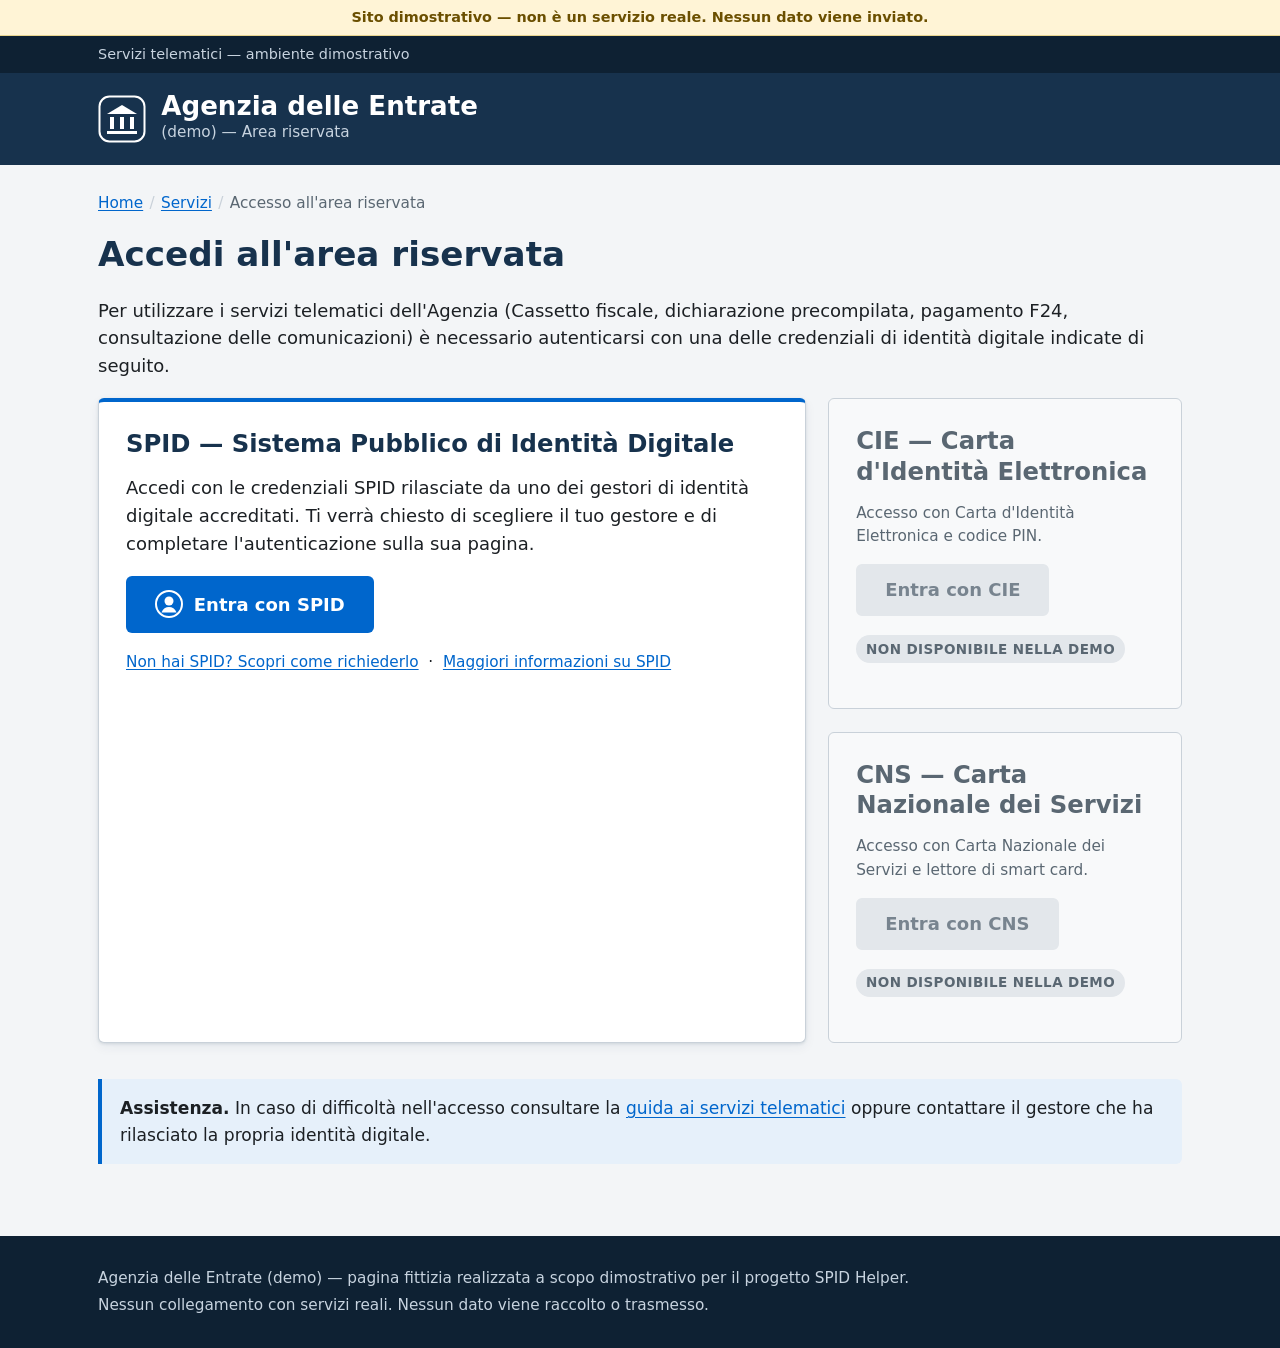
<file: app/demo-site/index.html>
<!DOCTYPE html>
<html lang="it">
<head>
  <meta charset="utf-8">
  <meta name="viewport" content="width=device-width, initial-scale=1">
  <title>Accesso all'area riservata — Agenzia delle Entrate (demo)</title>
  <link rel="stylesheet" href="css/demo.css">
</head>
<body>
  <div class="demo-banner" role="note">Sito dimostrativo — non è un servizio reale. Nessun dato viene inviato.</div>

  <header class="site-header">
    <div class="site-header__slim">
      <div class="container">Servizi telematici — ambiente dimostrativo</div>
    </div>
    <div class="site-header__main">
      <div class="container site-header__row">
        <a class="brand" href="index.html">
          <svg class="brand__emblem" viewBox="0 0 48 48" aria-hidden="true" focusable="false">
            <rect x="1.5" y="1.5" width="45" height="45" rx="10" fill="none" stroke="currentColor" stroke-width="2"/>
            <path d="M9 19 24 10l15 9z" fill="currentColor"/>
            <rect x="12" y="22" width="4" height="12" fill="currentColor"/>
            <rect x="22" y="22" width="4" height="12" fill="currentColor"/>
            <rect x="32" y="22" width="4" height="12" fill="currentColor"/>
            <rect x="9" y="36" width="30" height="3" fill="currentColor"/>
          </svg>
          <span>
            <span class="brand__name">Agenzia delle Entrate</span>
            <span class="brand__tag">(demo) — Area riservata</span>
          </span>
        </a>
      </div>
    </div>
  </header>

  <main id="contenuto" class="container">
    <nav aria-label="Percorso di navigazione">
      <ol class="breadcrumb">
        <li><a href="#" class="js-dummy">Home</a></li>
        <li><a href="#" class="js-dummy">Servizi</a></li>
        <li aria-current="page">Accesso all'area riservata</li>
      </ol>
    </nav>

    <h1>Accedi all'area riservata</h1>
    <p>
      Per utilizzare i servizi telematici dell'Agenzia (Cassetto fiscale, dichiarazione
      precompilata, pagamento F24, consultazione delle comunicazioni) è necessario
      autenticarsi con una delle credenziali di identità digitale indicate di seguito.
    </p>

    <div class="access-grid">
      <section class="card card--accent" aria-labelledby="spid-title">
        <h2 id="spid-title">SPID — Sistema Pubblico di Identità Digitale</h2>
        <p>
          Accedi con le credenziali SPID rilasciate da uno dei gestori di identità digitale
          accreditati. Ti verrà chiesto di scegliere il tuo gestore e di completare
          l'autenticazione sulla sua pagina.
        </p>
        <p>
          <a class="btn btn-primary" href="idp-select.html" data-shp="home-spid-button">
            <svg class="btn__icon" viewBox="0 0 28 28" aria-hidden="true" focusable="false">
              <circle cx="14" cy="14" r="13" fill="none" stroke="currentColor" stroke-width="2"/>
              <circle cx="14" cy="11" r="4.5" fill="currentColor"/>
              <path d="M6.5 22.5c1.4-3.7 4.3-5.5 7.5-5.5s6.1 1.8 7.5 5.5" fill="currentColor"/>
            </svg>
            Entra con SPID
          </a>
        </p>
        <p class="small">
          <a href="#" class="js-dummy">Non hai SPID? Scopri come richiederlo</a>
          &nbsp;·&nbsp;
          <a href="#" class="js-dummy">Maggiori informazioni su SPID</a>
        </p>
      </section>

      <section class="card card--disabled" aria-labelledby="cie-title">
        <h2 id="cie-title">CIE — Carta d'Identità Elettronica</h2>
        <p class="small muted">Accesso con Carta d'Identità Elettronica e codice PIN.</p>
        <p>
          <button type="button" class="btn btn-secondary" disabled aria-describedby="cie-na">Entra con CIE</button>
        </p>
        <p id="cie-na"><span class="badge">Non disponibile nella demo</span></p>
      </section>

      <section class="card card--disabled" aria-labelledby="cns-title">
        <h2 id="cns-title">CNS — Carta Nazionale dei Servizi</h2>
        <p class="small muted">Accesso con Carta Nazionale dei Servizi e lettore di smart card.</p>
        <p>
          <button type="button" class="btn btn-secondary" disabled aria-describedby="cns-na">Entra con CNS</button>
        </p>
        <p id="cns-na"><span class="badge">Non disponibile nella demo</span></p>
      </section>
    </div>

    <div class="notice">
      <p>
        <strong>Assistenza.</strong> In caso di difficoltà nell'accesso consultare la
        <a href="#" class="js-dummy">guida ai servizi telematici</a> oppure contattare
        il gestore che ha rilasciato la propria identità digitale.
      </p>
    </div>
  </main>

  <footer class="site-footer">
    <div class="container">
      <p>Agenzia delle Entrate (demo) — pagina fittizia realizzata a scopo dimostrativo per il progetto SPID Helper.</p>
      <p>Nessun collegamento con servizi reali. Nessun dato viene raccolto o trasmesso.</p>
    </div>
  </footer>

  <script src="js/common.js"></script>
</body>
</html>
</file>
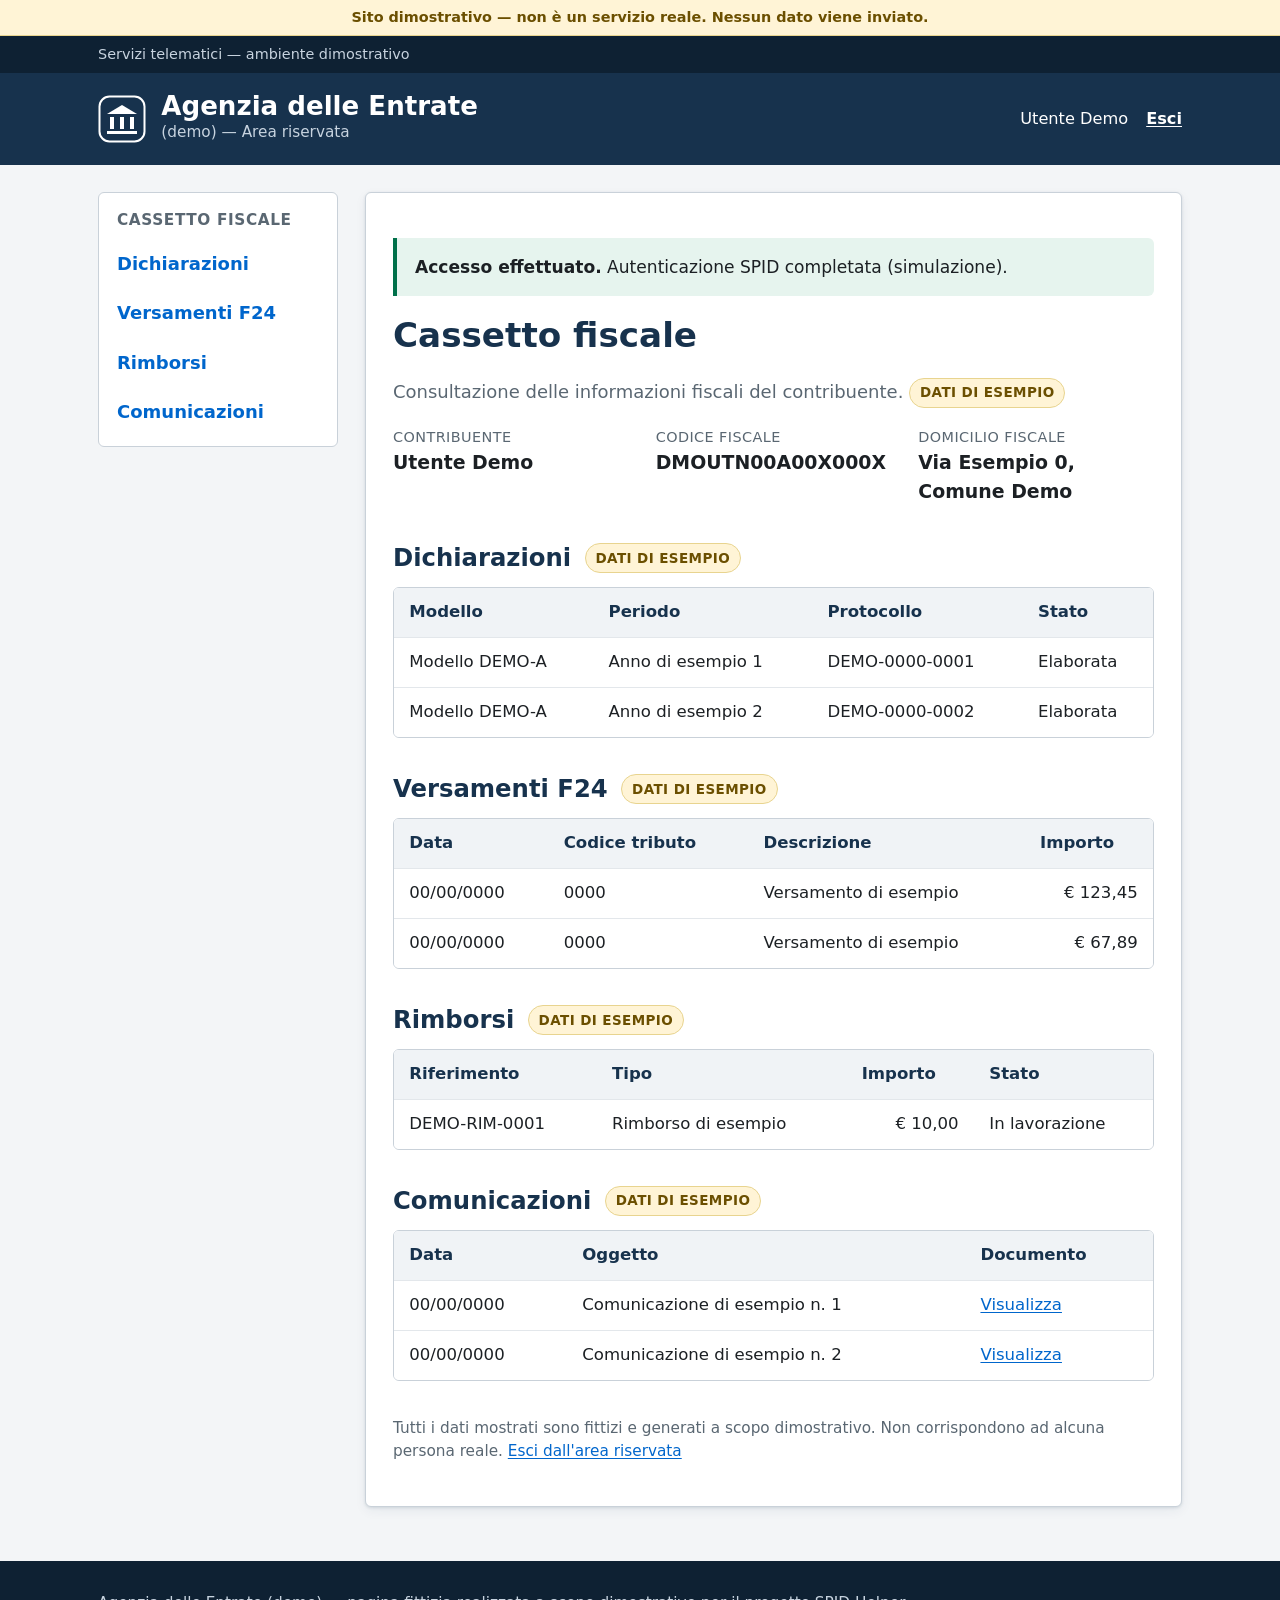
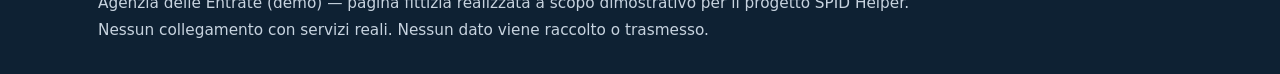
<file: app/demo-site/cassetto-fiscale.html>
<!DOCTYPE html>
<html lang="it">
<head>
  <meta charset="utf-8">
  <meta name="viewport" content="width=device-width, initial-scale=1">
  <title>Cassetto fiscale — Agenzia delle Entrate (demo)</title>
  <link rel="stylesheet" href="css/demo.css">
</head>
<body>
  <div class="demo-banner" role="note">Sito dimostrativo — non è un servizio reale. Nessun dato viene inviato.</div>

  <header class="site-header">
    <div class="site-header__slim">
      <div class="container">Servizi telematici — ambiente dimostrativo</div>
    </div>
    <div class="site-header__main">
      <div class="container site-header__row">
        <a class="brand" href="index.html">
          <svg class="brand__emblem" viewBox="0 0 48 48" aria-hidden="true" focusable="false">
            <rect x="1.5" y="1.5" width="45" height="45" rx="10" fill="none" stroke="currentColor" stroke-width="2"/>
            <path d="M9 19 24 10l15 9z" fill="currentColor"/>
            <rect x="12" y="22" width="4" height="12" fill="currentColor"/>
            <rect x="22" y="22" width="4" height="12" fill="currentColor"/>
            <rect x="32" y="22" width="4" height="12" fill="currentColor"/>
            <rect x="9" y="36" width="30" height="3" fill="currentColor"/>
          </svg>
          <span>
            <span class="brand__name">Agenzia delle Entrate</span>
            <span class="brand__tag">(demo) — Area riservata</span>
          </span>
        </a>
        <div class="header-user">
          <span>Utente Demo</span>
          <a href="index.html">Esci</a>
        </div>
      </div>
    </div>
  </header>

  <main id="contenuto" class="container">
    <div class="cf-layout">
      <nav class="cf-nav" aria-label="Sezioni del Cassetto fiscale">
        <h2>Cassetto fiscale</h2>
        <ul>
          <li><a href="#dichiarazioni">Dichiarazioni</a></li>
          <li><a href="#versamenti">Versamenti F24</a></li>
          <li><a href="#rimborsi">Rimborsi</a></li>
          <li><a href="#comunicazioni">Comunicazioni</a></li>
        </ul>
      </nav>

      <section class="card" data-shp="success-landing-panel" aria-labelledby="cf-title">
        <div class="notice notice--success">
          <p><strong>Accesso effettuato.</strong> Autenticazione SPID completata (simulazione).</p>
        </div>

        <h1 id="cf-title">Cassetto fiscale</h1>
        <p class="muted">
          Consultazione delle informazioni fiscali del contribuente.
          <span class="badge badge--sample">Dati di esempio</span>
        </p>

        <dl class="cf-user">
          <div>
            <dt>Contribuente</dt>
            <dd>Utente Demo</dd>
          </div>
          <div>
            <dt>Codice fiscale</dt>
            <dd>DMOUTN00A00X000X</dd>
          </div>
          <div>
            <dt>Domicilio fiscale</dt>
            <dd>Via Esempio 0, Comune Demo</dd>
          </div>
        </dl>

        <section class="cf-section" id="dichiarazioni" aria-labelledby="dich-title">
          <div class="cf-section__head">
            <h2 id="dich-title">Dichiarazioni</h2>
            <span class="badge badge--sample">Dati di esempio</span>
          </div>
          <div class="table-wrap">
            <table class="table">
              <caption class="visually-hidden">Dichiarazioni presentate (dati di esempio)</caption>
              <thead>
                <tr><th scope="col">Modello</th><th scope="col">Periodo</th><th scope="col">Protocollo</th><th scope="col">Stato</th></tr>
              </thead>
              <tbody>
                <tr><td>Modello DEMO-A</td><td>Anno di esempio 1</td><td>DEMO-0000-0001</td><td>Elaborata</td></tr>
                <tr><td>Modello DEMO-A</td><td>Anno di esempio 2</td><td>DEMO-0000-0002</td><td>Elaborata</td></tr>
              </tbody>
            </table>
          </div>
        </section>

        <section class="cf-section" id="versamenti" aria-labelledby="f24-title">
          <div class="cf-section__head">
            <h2 id="f24-title">Versamenti F24</h2>
            <span class="badge badge--sample">Dati di esempio</span>
          </div>
          <div class="table-wrap">
            <table class="table">
              <caption class="visually-hidden">Versamenti F24 (dati di esempio)</caption>
              <thead>
                <tr><th scope="col">Data</th><th scope="col">Codice tributo</th><th scope="col">Descrizione</th><th scope="col">Importo</th></tr>
              </thead>
              <tbody>
                <tr><td>00/00/0000</td><td>0000</td><td>Versamento di esempio</td><td class="num">€ 123,45</td></tr>
                <tr><td>00/00/0000</td><td>0000</td><td>Versamento di esempio</td><td class="num">€ 67,89</td></tr>
              </tbody>
            </table>
          </div>
        </section>

        <section class="cf-section" id="rimborsi" aria-labelledby="rimb-title">
          <div class="cf-section__head">
            <h2 id="rimb-title">Rimborsi</h2>
            <span class="badge badge--sample">Dati di esempio</span>
          </div>
          <div class="table-wrap">
            <table class="table">
              <caption class="visually-hidden">Rimborsi (dati di esempio)</caption>
              <thead>
                <tr><th scope="col">Riferimento</th><th scope="col">Tipo</th><th scope="col">Importo</th><th scope="col">Stato</th></tr>
              </thead>
              <tbody>
                <tr><td>DEMO-RIM-0001</td><td>Rimborso di esempio</td><td class="num">€ 10,00</td><td>In lavorazione</td></tr>
              </tbody>
            </table>
          </div>
        </section>

        <section class="cf-section" id="comunicazioni" aria-labelledby="com-title">
          <div class="cf-section__head">
            <h2 id="com-title">Comunicazioni</h2>
            <span class="badge badge--sample">Dati di esempio</span>
          </div>
          <div class="table-wrap">
            <table class="table">
              <caption class="visually-hidden">Comunicazioni (dati di esempio)</caption>
              <thead>
                <tr><th scope="col">Data</th><th scope="col">Oggetto</th><th scope="col">Documento</th></tr>
              </thead>
              <tbody>
                <tr><td>00/00/0000</td><td>Comunicazione di esempio n. 1</td><td><a href="#" class="js-dummy">Visualizza</a></td></tr>
                <tr><td>00/00/0000</td><td>Comunicazione di esempio n. 2</td><td><a href="#" class="js-dummy">Visualizza</a></td></tr>
              </tbody>
            </table>
          </div>
        </section>

        <p class="small muted" style="margin-top:2rem">
          Tutti i dati mostrati sono fittizi e generati a scopo dimostrativo. Non corrispondono
          ad alcuna persona reale. <a href="index.html">Esci dall'area riservata</a>
        </p>
      </section>
    </div>
  </main>

  <footer class="site-footer">
    <div class="container">
      <p>Agenzia delle Entrate (demo) — pagina fittizia realizzata a scopo dimostrativo per il progetto SPID Helper.</p>
      <p>Nessun collegamento con servizi reali. Nessun dato viene raccolto o trasmesso.</p>
    </div>
  </footer>

  <script src="js/common.js"></script>
</body>
</html>
</file>
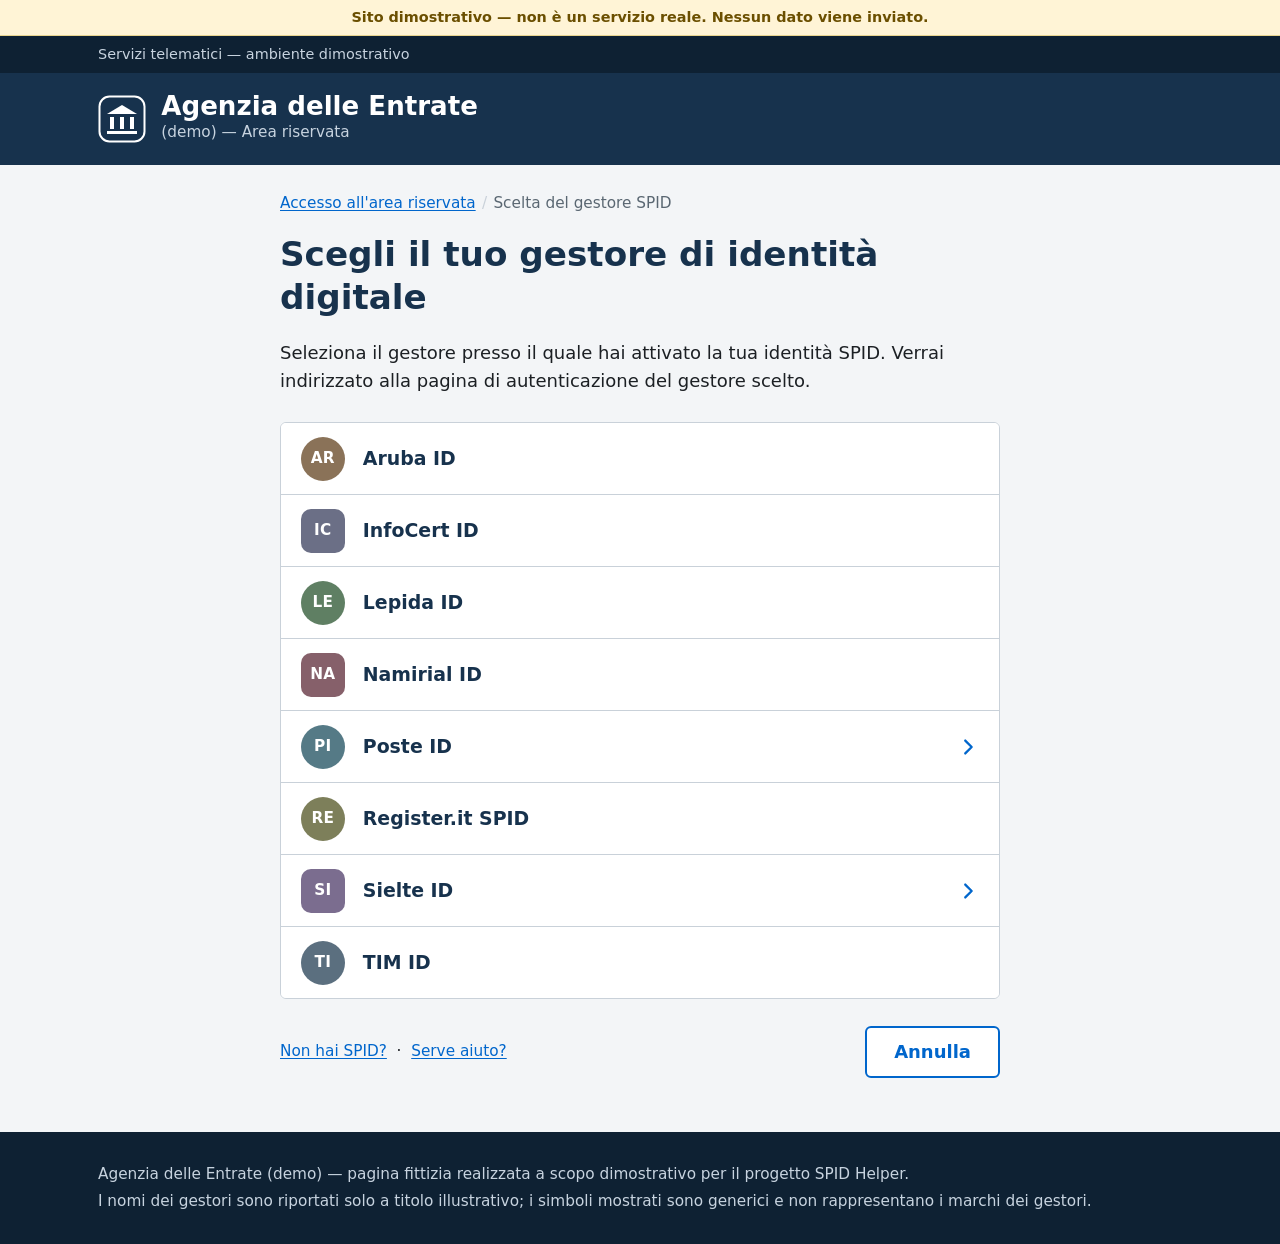
<file: app/demo-site/idp-select.html>
<!DOCTYPE html>
<html lang="it">
<head>
  <meta charset="utf-8">
  <meta name="viewport" content="width=device-width, initial-scale=1">
  <title>Scegli il gestore SPID — Agenzia delle Entrate (demo)</title>
  <link rel="stylesheet" href="css/demo.css">
</head>
<body>
  <div class="demo-banner" role="note">Sito dimostrativo — non è un servizio reale. Nessun dato viene inviato.</div>

  <header class="site-header">
    <div class="site-header__slim">
      <div class="container">Servizi telematici — ambiente dimostrativo</div>
    </div>
    <div class="site-header__main">
      <div class="container site-header__row">
        <a class="brand" href="index.html">
          <svg class="brand__emblem" viewBox="0 0 48 48" aria-hidden="true" focusable="false">
            <rect x="1.5" y="1.5" width="45" height="45" rx="10" fill="none" stroke="currentColor" stroke-width="2"/>
            <path d="M9 19 24 10l15 9z" fill="currentColor"/>
            <rect x="12" y="22" width="4" height="12" fill="currentColor"/>
            <rect x="22" y="22" width="4" height="12" fill="currentColor"/>
            <rect x="32" y="22" width="4" height="12" fill="currentColor"/>
            <rect x="9" y="36" width="30" height="3" fill="currentColor"/>
          </svg>
          <span>
            <span class="brand__name">Agenzia delle Entrate</span>
            <span class="brand__tag">(demo) — Area riservata</span>
          </span>
        </a>
      </div>
    </div>
  </header>

  <main id="contenuto" class="container">
    <div class="idp-page">
      <nav aria-label="Percorso di navigazione">
        <ol class="breadcrumb">
          <li><a href="index.html">Accesso all'area riservata</a></li>
          <li aria-current="page">Scelta del gestore SPID</li>
        </ol>
      </nav>

      <h1>Scegli il tuo gestore di identità digitale</h1>
      <p>
        Seleziona il gestore presso il quale hai attivato la tua identità SPID. Verrai
        indirizzato alla pagina di autenticazione del gestore scelto.
      </p>

      <ul class="idp-list" data-shp="select-provider-list" aria-label="Gestori di identità digitale SPID">
        <li>
          <button type="button" class="idp-item js-idp-unavailable" aria-describedby="idp-notice-aruba">
            <span class="idp-badge idp-badge--c3" aria-hidden="true">AR</span>
            <span class="idp-name">Aruba ID</span>
          </button>
          <p class="idp-notice" id="idp-notice-aruba" aria-live="polite"></p>
        </li>
        <li>
          <button type="button" class="idp-item js-idp-unavailable" aria-describedby="idp-notice-infocert">
            <span class="idp-badge idp-badge--square idp-badge--c5" aria-hidden="true">IC</span>
            <span class="idp-name">InfoCert ID</span>
          </button>
          <p class="idp-notice" id="idp-notice-infocert" aria-live="polite"></p>
        </li>
        <li>
          <button type="button" class="idp-item js-idp-unavailable" aria-describedby="idp-notice-lepida">
            <span class="idp-badge idp-badge--c4" aria-hidden="true">LE</span>
            <span class="idp-name">Lepida ID</span>
          </button>
          <p class="idp-notice" id="idp-notice-lepida" aria-live="polite"></p>
        </li>
        <li>
          <button type="button" class="idp-item js-idp-unavailable" aria-describedby="idp-notice-namirial">
            <span class="idp-badge idp-badge--square idp-badge--c6" aria-hidden="true">NA</span>
            <span class="idp-name">Namirial ID</span>
          </button>
          <p class="idp-notice" id="idp-notice-namirial" aria-live="polite"></p>
        </li>
        <li>
          <a class="idp-item" href="login-posteid.html">
            <span class="idp-badge idp-badge--c1" aria-hidden="true">PI</span>
            <span class="idp-name">Poste ID</span>
            <svg class="idp-arrow" viewBox="0 0 24 24" aria-hidden="true" focusable="false">
              <path d="m9 5 7 7-7 7" fill="none" stroke="currentColor" stroke-width="2.5" stroke-linecap="round" stroke-linejoin="round"/>
            </svg>
          </a>
        </li>
        <li>
          <button type="button" class="idp-item js-idp-unavailable" aria-describedby="idp-notice-register">
            <span class="idp-badge idp-badge--c8" aria-hidden="true">RE</span>
            <span class="idp-name">Register.it SPID</span>
          </button>
          <p class="idp-notice" id="idp-notice-register" aria-live="polite"></p>
        </li>
        <li>
          <a class="idp-item" href="login-sielteid.html">
            <span class="idp-badge idp-badge--square idp-badge--c2" aria-hidden="true">SI</span>
            <span class="idp-name">Sielte ID</span>
            <svg class="idp-arrow" viewBox="0 0 24 24" aria-hidden="true" focusable="false">
              <path d="m9 5 7 7-7 7" fill="none" stroke="currentColor" stroke-width="2.5" stroke-linecap="round" stroke-linejoin="round"/>
            </svg>
          </a>
        </li>
        <li>
          <button type="button" class="idp-item js-idp-unavailable" aria-describedby="idp-notice-tim">
            <span class="idp-badge idp-badge--c7" aria-hidden="true">TI</span>
            <span class="idp-name">TIM ID</span>
          </button>
          <p class="idp-notice" id="idp-notice-tim" aria-live="polite"></p>
        </li>
      </ul>

      <div class="idp-actions">
        <p class="small" style="margin:0">
          <a href="#" class="js-dummy">Non hai SPID?</a>
          &nbsp;·&nbsp;
          <a href="#" class="js-dummy">Serve aiuto?</a>
        </p>
        <a class="btn btn-secondary" href="index.html">Annulla</a>
      </div>
    </div>
  </main>

  <footer class="site-footer">
    <div class="container">
      <p>Agenzia delle Entrate (demo) — pagina fittizia realizzata a scopo dimostrativo per il progetto SPID Helper.</p>
      <p>I nomi dei gestori sono riportati solo a titolo illustrativo; i simboli mostrati sono generici e non rappresentano i marchi dei gestori.</p>
    </div>
  </footer>

  <script src="js/common.js"></script>
  <script src="js/idp-select.js"></script>
</body>
</html>
</file>
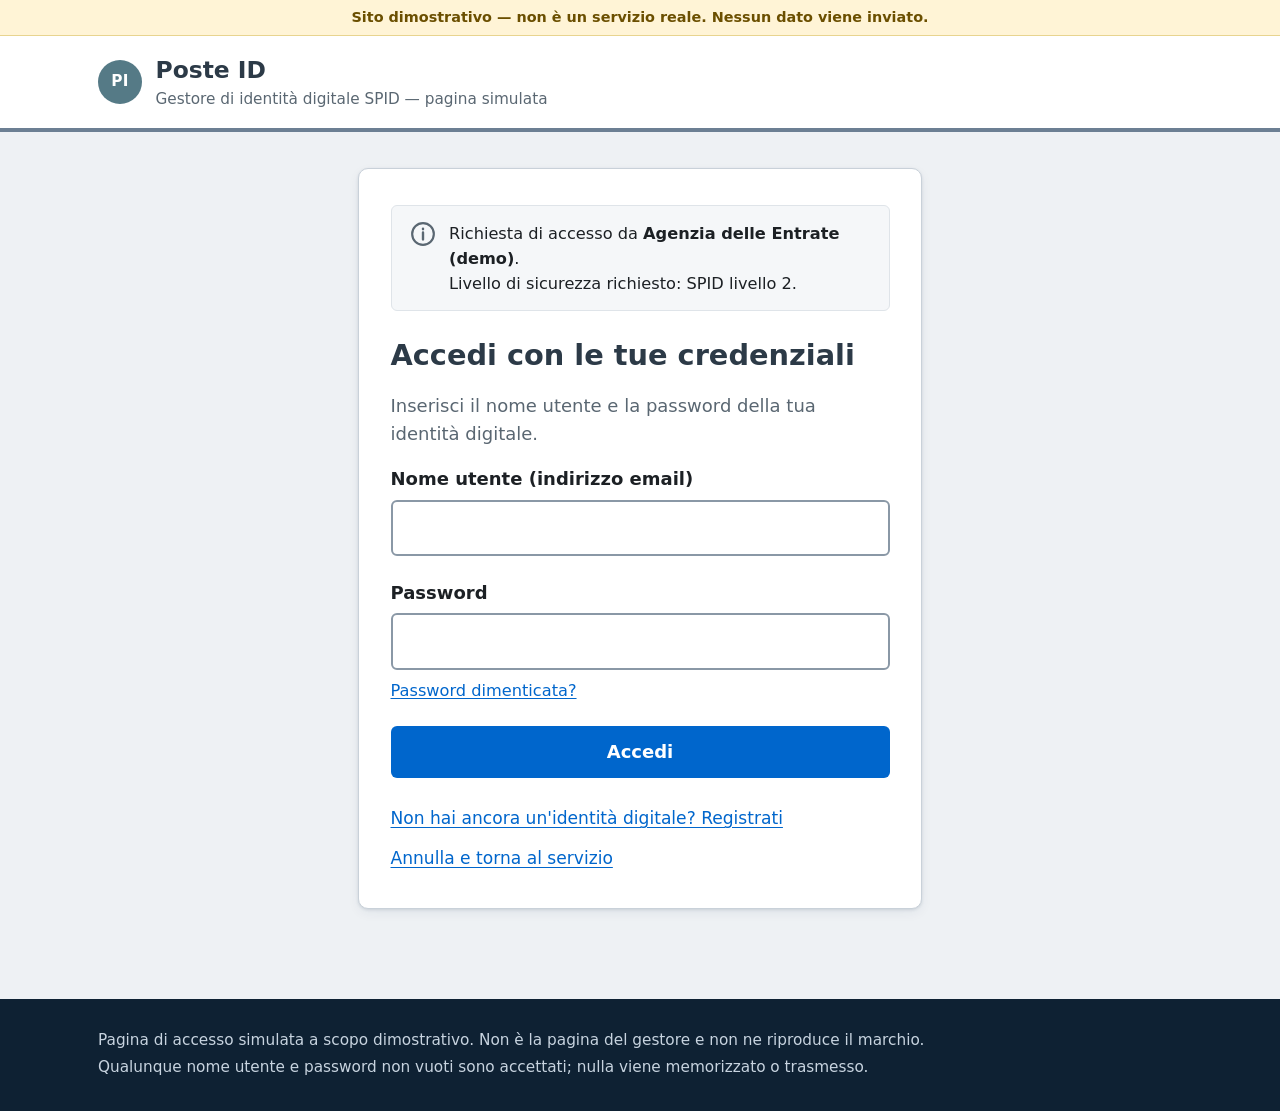
<file: app/demo-site/login-posteid.html>
<!DOCTYPE html>
<html lang="it">
<head>
  <meta charset="utf-8">
  <meta name="viewport" content="width=device-width, initial-scale=1">
  <title>Accedi con Poste ID — simulazione</title>
  <link rel="stylesheet" href="css/demo.css">
</head>
<body class="provider-body">
  <div class="demo-banner" role="note">Sito dimostrativo — non è un servizio reale. Nessun dato viene inviato.</div>

  <header class="provider-header">
    <div class="container">
      <div class="provider-brand">
        <span class="idp-badge idp-badge--c1" aria-hidden="true">PI</span>
        <span>
          Poste ID
          <small>Gestore di identità digitale SPID — pagina simulata</small>
        </span>
      </div>
    </div>
  </header>

  <main class="login-shell">
    <div class="login-card">
      <div class="sp-request">
        <svg viewBox="0 0 24 24" aria-hidden="true" focusable="false">
          <circle cx="12" cy="12" r="10" fill="none" stroke="currentColor" stroke-width="2"/>
          <path d="M12 10.5V17M12 7v.5" stroke="currentColor" stroke-width="2.2" stroke-linecap="round"/>
        </svg>
        <p>
          Richiesta di accesso da <strong>Agenzia delle Entrate (demo)</strong>.<br>
          Livello di sicurezza richiesto: SPID livello 2.
        </p>
      </div>

      <!-- Fase 1: credenziali -->
      <section id="step-credentials" aria-labelledby="cred-title">
        <h1 id="cred-title">Accedi con le tue credenziali</h1>
        <p class="muted">Inserisci il nome utente e la password della tua identità digitale.</p>

        <form id="credentials-form" novalidate>
          <div class="field">
            <label for="username">Nome utente (indirizzo email)</label>
            <input class="input" type="text" id="username" name="username"
                   autocomplete="off" autocapitalize="none" spellcheck="false"
                   aria-describedby="username-error"
                   data-shp="posteid-username-input">
            <p class="field-error" id="username-error" aria-live="polite"></p>
          </div>

          <div class="field">
            <label for="password">Password</label>
            <input class="input" type="password" id="password" name="password"
                   autocomplete="off" spellcheck="false"
                   aria-describedby="password-error"
                   data-shp="posteid-password-input">
            <p class="field-error" id="password-error" aria-live="polite"></p>
            <a href="#" class="field-help js-dummy"
               data-demo-message="Recupero password non disponibile nel sito dimostrativo.">Password dimenticata?</a>
          </div>

          <button type="submit" class="btn btn-primary btn-block" id="submit-btn"
                  data-shp="posteid-submit-button">Accedi</button>

          <div class="form-status" id="credentials-status" role="status" aria-live="polite"></div>
        </form>

        <div class="login-links">
          <a href="#" class="js-dummy">Non hai ancora un'identità digitale? Registrati</a>
          <a href="idp-select.html">Annulla e torna al servizio</a>
        </div>
      </section>

      <!-- Fase 2: autorizzazione dall'app (secondo fattore) -->
      <section id="step-mfa" aria-labelledby="mfa-title" hidden>
        <h1 id="mfa-title">Autorizza l'accesso dall'app</h1>

        <div id="push-block" data-shp="posteid-push-notification">
          <p>
            Abbiamo inviato una notifica all'app sul tuo telefono. Apri la notifica e
            autorizza l'accesso per proseguire.
          </p>
          <div class="phone" role="img" aria-label="Telefono simulato con una notifica di richiesta di accesso">
            <p class="phone__time" aria-hidden="true">10:24</p>
            <div class="phone-card" aria-hidden="true">
              <div class="phone-card__head">
                <span class="idp-badge idp-badge--c1">PI</span>
                <span>App Poste ID</span>
                <span>ora</span>
              </div>
              <strong>Richiesta di accesso SPID</strong>
              Tocca per autorizzare l'accesso ad Agenzia delle Entrate (demo).
            </div>
          </div>
          <p class="small muted">La richiesta resta valida per 5 minuti. Non chiudere questa pagina.</p>
        </div>

        <div id="bio-block" data-shp="posteid-biometric-confirm" hidden>
          <p>Conferma l'accesso nell'app con l'impronta digitale o il riconoscimento del volto.</p>
          <div class="phone">
            <div class="phone-card app-confirm">
              <h3>Richiesta di accesso</h3>
              <p>Agenzia delle Entrate (demo)<br>SPID livello 2</p>
              <svg class="app-confirm__icon" viewBox="0 0 72 72" aria-hidden="true" focusable="false">
                <g fill="none" stroke="currentColor" stroke-width="3" stroke-linecap="round">
                  <path d="M20 26a18 18 0 0 1 32 0"/>
                  <path d="M16 38c0-11 9-20 20-20s20 9 20 20"/>
                  <path d="M24 40c0-7 5-12 12-12s12 5 12 12c0 6-1 11-3 15"/>
                  <path d="M30 56c2-4 3-9 3-15 0-2 1-4 3-4s3 2 3 4c0 8-2 14-5 19"/>
                  <path d="M42 58c1-3 2-6 2-10"/>
                </g>
              </svg>
              <p>Usa l'impronta o il volto per autorizzare.</p>
              <button type="button" class="btn btn-primary" id="bio-confirm-btn">Conferma</button>
              <a href="#" class="js-dummy" data-demo-message="Autorizzazione con codice non disponibile nel sito dimostrativo.">Usa il codice Poste ID</a>
            </div>
          </div>
          <div class="form-status" id="bio-status" role="status" aria-live="polite"></div>
        </div>

        <div class="demo-controls" aria-labelledby="demo-controls-title">
          <p class="demo-controls__title" id="demo-controls-title">Controlli demo — simula il telefono</p>
          <button type="button" class="btn btn-secondary" id="sim-open-notification">Simula: apri la notifica</button>
          <p class="small muted" id="sim-done" hidden style="margin:0">Notifica aperta. Completa la conferma nel telefono simulato.</p>
        </div>

        <div class="login-links">
          <a href="idp-select.html">Annulla e torna al servizio</a>
        </div>
      </section>
    </div>
  </main>

  <footer class="site-footer">
    <div class="container">
      <p>Pagina di accesso simulata a scopo dimostrativo. Non è la pagina del gestore e non ne riproduce il marchio.</p>
      <p>Qualunque nome utente e password non vuoti sono accettati; nulla viene memorizzato o trasmesso.</p>
    </div>
  </footer>

  <script src="js/common.js"></script>
  <script src="js/login-posteid.js"></script>
</body>
</html>
</file>
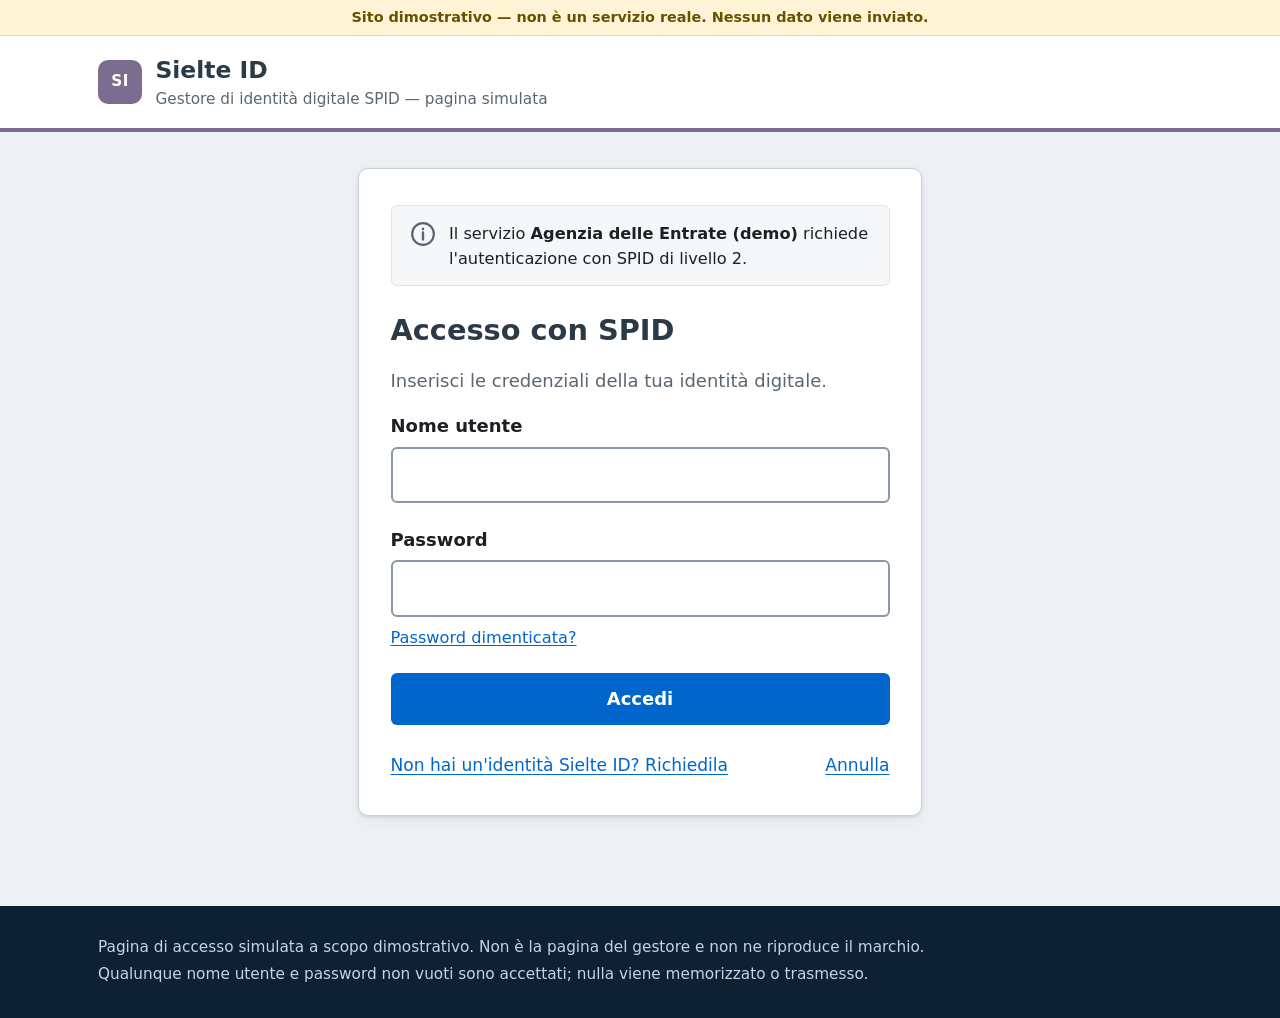
<file: app/demo-site/login-sielteid.html>
<!DOCTYPE html>
<html lang="it">
<head>
  <meta charset="utf-8">
  <meta name="viewport" content="width=device-width, initial-scale=1">
  <title>Accedi con Sielte ID — simulazione</title>
  <link rel="stylesheet" href="css/demo.css">
</head>
<body class="provider-body">
  <div class="demo-banner" role="note">Sito dimostrativo — non è un servizio reale. Nessun dato viene inviato.</div>

  <header class="provider-header provider-header--sielte">
    <div class="container">
      <div class="provider-brand">
        <span class="idp-badge idp-badge--square idp-badge--c2" aria-hidden="true">SI</span>
        <span>
          Sielte ID
          <small>Gestore di identità digitale SPID — pagina simulata</small>
        </span>
      </div>
    </div>
  </header>

  <main class="login-shell">
    <div class="login-card">
      <div class="sp-request">
        <svg viewBox="0 0 24 24" aria-hidden="true" focusable="false">
          <circle cx="12" cy="12" r="10" fill="none" stroke="currentColor" stroke-width="2"/>
          <path d="M12 10.5V17M12 7v.5" stroke="currentColor" stroke-width="2.2" stroke-linecap="round"/>
        </svg>
        <p>
          Il servizio <strong>Agenzia delle Entrate (demo)</strong> richiede l'autenticazione
          con SPID di livello 2.
        </p>
      </div>

      <!-- Fase 1: credenziali -->
      <section id="step-credentials" aria-labelledby="cred-title">
        <h1 id="cred-title">Accesso con SPID</h1>
        <p class="muted">Inserisci le credenziali della tua identità digitale.</p>

        <form id="credentials-form" novalidate>
          <div class="field">
            <label for="username">Nome utente</label>
            <input class="input" type="text" id="username" name="username"
                   autocomplete="off" autocapitalize="none" spellcheck="false"
                   aria-describedby="username-error"
                   data-shp="sielteid-username-input">
            <p class="field-error" id="username-error" aria-live="polite"></p>
          </div>

          <div class="field">
            <label for="password">Password</label>
            <input class="input" type="password" id="password" name="password"
                   autocomplete="off" spellcheck="false"
                   aria-describedby="password-error"
                   data-shp="sielteid-password-input">
            <p class="field-error" id="password-error" aria-live="polite"></p>
            <a href="#" class="field-help js-dummy"
               data-demo-message="Recupero password non disponibile nel sito dimostrativo.">Password dimenticata?</a>
          </div>

          <button type="submit" class="btn btn-primary btn-block" id="submit-btn"
                  data-shp="sielteid-submit-button">Accedi</button>

          <div class="form-status" id="credentials-status" role="status" aria-live="polite"></div>
        </form>

        <div class="login-links">
          <a href="#" class="js-dummy">Non hai un'identità Sielte ID? Richiedila</a>
          <a href="idp-select.html">Annulla</a>
        </div>
      </section>

      <!-- Fase 2: codice grafico da inquadrare con l'app -->
      <section id="step-qr" aria-labelledby="qr-title" hidden>
        <h1 id="qr-title">Autorizza l'accesso con l'app</h1>
        <p>
          Apri l'app Sielte ID sul tuo smartphone, seleziona la funzione di scansione e
          inquadra il codice riportato qui sotto.
        </p>
        <div class="qr" id="qr-box" data-shp="sielteid-qr-code" role="img"
             aria-label="Codice grafico di esempio, non valido e non scansionabile"></div>
        <p class="small muted" style="text-align:center">Il codice è valido per 2 minuti.</p>

        <div class="demo-controls" aria-labelledby="demo-controls-title">
          <p class="demo-controls__title" id="demo-controls-title">Controlli demo — simula il telefono</p>
          <button type="button" class="btn btn-secondary" id="sim-scanned">Simula: ho inquadrato il codice con l'app</button>
        </div>

        <div class="login-links">
          <a href="idp-select.html">Annulla</a>
        </div>
      </section>

      <!-- Fase 3: codice OTP ricevuto via SMS -->
      <section id="step-otp" aria-labelledby="otp-title" hidden>
        <h1 id="otp-title">Inserisci il codice di verifica</h1>
        <p>Ti abbiamo inviato un SMS con un codice di verifica. Inseriscilo per completare l'accesso.</p>

        <div class="otp-layout">
          <div class="phone" data-shp="sielteid-otp-banner" role="img"
               aria-label="Telefono simulato: SMS con il codice di esempio 123 456">
            <p class="phone__time" aria-hidden="true">10:26</p>
            <div class="phone-card" aria-hidden="true">
              <div class="phone-card__head">
                <span class="idp-badge idp-badge--square idp-badge--c2">SI</span>
                <span>SMS · SielteID</span>
                <span>ora</span>
              </div>
              Il tuo codice di verifica è
              <span class="otp-code">123 456</span>.
              Non comunicarlo a nessuno. (codice di esempio)
            </div>
          </div>

          <form id="otp-form" novalidate>
            <div class="field">
              <label for="otp">Codice di verifica</label>
              <input class="input" type="text" id="otp" name="otp"
                     inputmode="numeric" autocomplete="off" spellcheck="false" maxlength="7"
                     aria-describedby="otp-error"
                     data-shp="sielteid-otp-input">
              <p class="field-error" id="otp-error" aria-live="polite"></p>
              <a href="#" class="field-help" id="otp-resend">Invia di nuovo il codice</a>
            </div>

            <button type="submit" class="btn btn-primary btn-block" id="otp-submit-btn"
                    data-shp="sielteid-otp-submit-button">Conferma</button>

            <div class="form-status" id="otp-status" role="status" aria-live="polite"></div>
          </form>
        </div>

        <div class="login-links">
          <a href="idp-select.html">Annulla</a>
        </div>
      </section>
    </div>
  </main>

  <footer class="site-footer">
    <div class="container">
      <p>Pagina di accesso simulata a scopo dimostrativo. Non è la pagina del gestore e non ne riproduce il marchio.</p>
      <p>Qualunque nome utente e password non vuoti sono accettati; nulla viene memorizzato o trasmesso.</p>
    </div>
  </footer>

  <script src="js/common.js"></script>
  <script src="js/login-sielteid.js"></script>
</body>
</html>
</file>
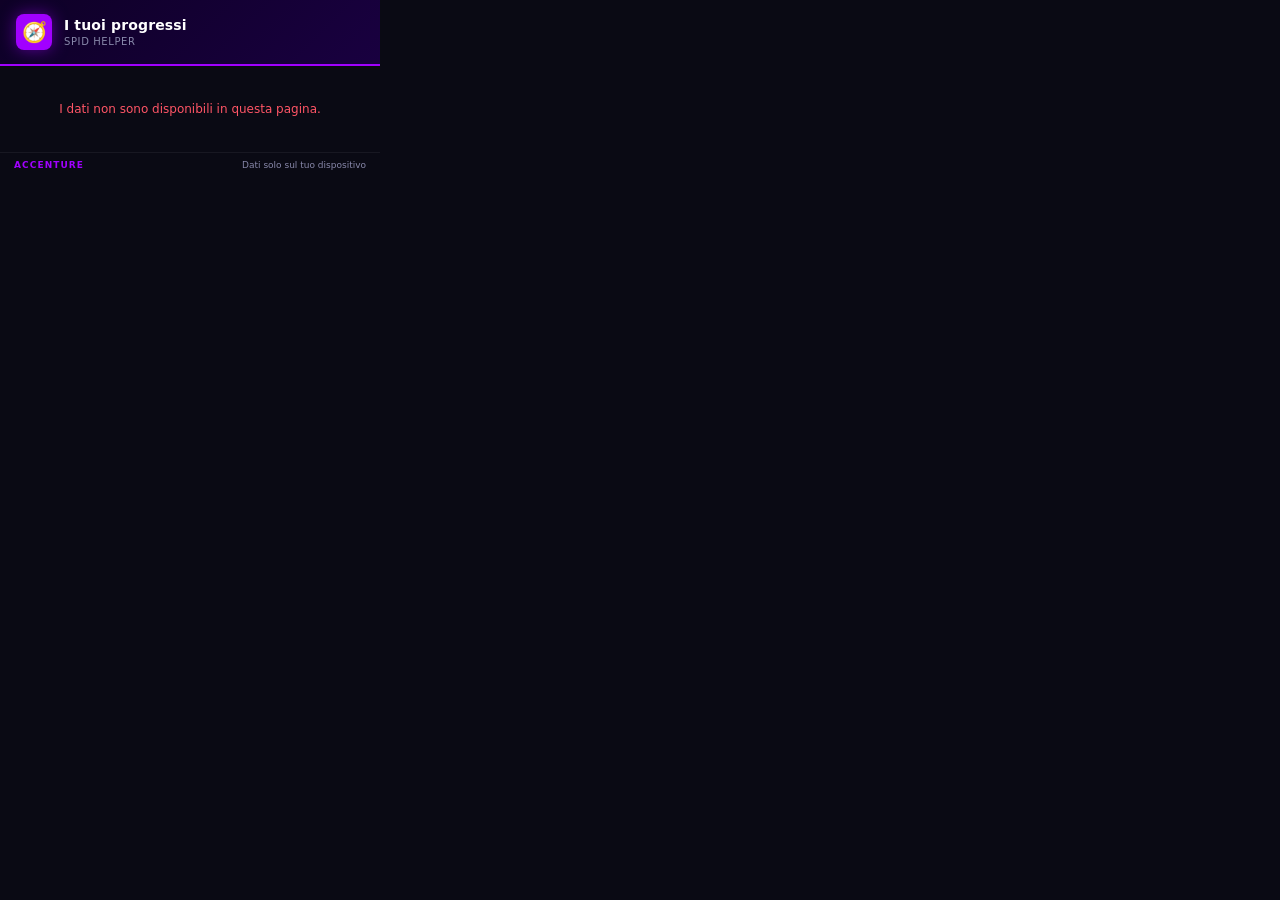
<file: app/popup/popup.html>
<!DOCTYPE html>
<html lang="it">
<head>
  <meta charset="utf-8">
  <meta name="viewport" content="width=device-width, initial-scale=1">
  <title>SPID Helper — I tuoi progressi</title>
  <style>
    :root {
      --bg:            #0a0a14;
      --surface:       #111126;
      --surface-hover: #181835;
      --purple:        #A100FF;
      --purple-dim:    rgba(161, 0, 255, 0.12);
      --purple-border: rgba(161, 0, 255, 0.28);
      --text:          #ffffff;
      --muted:         #8888aa;
      --good:          #00e5a0;
      --bad:           #ff5566;
      --neutral-c:     #9999bb;
    }

    *, *::before, *::after { box-sizing: border-box; margin: 0; padding: 0; }

    body {
      font-family: system-ui, -apple-system, 'Segoe UI', Roboto, Arial, sans-serif;
      background: var(--bg);
      color: var(--text);
      width: 380px;
      min-height: 160px;
    }

    /* ── header ──────────────────────────────────────────────────────── */
    header {
      background: linear-gradient(135deg, #0e0026 0%, #190040 100%);
      border-bottom: 2px solid var(--purple);
      padding: 14px 16px;
      display: flex;
      align-items: center;
      gap: 12px;
    }

    .logo {
      width: 36px;
      height: 36px;
      background: var(--purple);
      border-radius: 8px;
      display: flex;
      align-items: center;
      justify-content: center;
      font-size: 20px;
      flex-shrink: 0;
      box-shadow: 0 0 16px rgba(161, 0, 255, 0.5);
    }

    .header-text h1 {
      font-size: 14px;
      font-weight: 700;
      letter-spacing: 0.01em;
      line-height: 1.2;
    }

    .header-text p {
      font-size: 10px;
      color: var(--muted);
      margin-top: 2px;
      letter-spacing: 0.06em;
      text-transform: uppercase;
    }

    /* ── body area ───────────────────────────────────────────────────── */
    #content {
      padding: 12px;
    }

    /* ── grid of cards ───────────────────────────────────────────────── */
    .grid {
      display: grid;
      grid-template-columns: 1fr 1fr;
      gap: 10px;
    }

    .card {
      background: var(--surface);
      border: 1px solid var(--purple-border);
      border-radius: 10px;
      padding: 13px 12px 11px;
      display: flex;
      flex-direction: column;
      gap: 5px;
      cursor: default;
      transition: background 0.15s ease, border-color 0.15s ease;
    }

    .card:hover {
      background: var(--surface-hover);
      border-color: rgba(161, 0, 255, 0.5);
    }

    .card-icon {
      font-size: 20px;
      line-height: 1;
    }

    .card-label {
      font-size: 9px;
      font-weight: 700;
      color: var(--muted);
      text-transform: uppercase;
      letter-spacing: 0.09em;
      margin-top: 2px;
    }

    .card-value {
      font-size: 24px;
      font-weight: 800;
      color: var(--purple);
      line-height: 1;
      font-variant-numeric: tabular-nums;
    }

    .card-sub {
      font-size: 10px;
      color: var(--muted);
      line-height: 1.5;
      margin-top: 1px;
    }

    /* ── trend badges ────────────────────────────────────────────────── */
    .trend {
      display: inline-block;
      font-size: 9px;
      font-weight: 700;
      padding: 2px 6px;
      border-radius: 20px;
      letter-spacing: 0.04em;
      vertical-align: middle;
    }

    .trend-good    { background: rgba(0, 229, 160, 0.15); color: var(--good); }
    .trend-bad     { background: rgba(255, 85, 102, 0.15); color: var(--bad); }
    .trend-neutral { background: rgba(153, 153, 187, 0.12); color: var(--neutral-c); }

    /* ── in-progress banner ──────────────────────────────────────────── */
    .banner {
      font-size: 10px;
      color: var(--purple);
      background: var(--purple-dim);
      border: 1px solid var(--purple-border);
      border-radius: 6px;
      padding: 5px 10px;
      text-align: center;
      margin-bottom: 10px;
    }

    /* ── empty state ─────────────────────────────────────────────────── */
    .empty {
      text-align: center;
      padding: 28px 16px 24px;
    }

    .empty-icon {
      font-size: 48px;
      margin-bottom: 12px;
    }

    .empty p {
      font-size: 13px;
      line-height: 1.6;
      color: var(--muted);
      max-width: 220px;
      margin: 0 auto 5px;
    }

    /* ── error ───────────────────────────────────────────────────────── */
    .error-msg {
      font-size: 12px;
      color: var(--bad);
      text-align: center;
      padding: 24px 16px;
    }

    /* ── footer ──────────────────────────────────────────────────────── */
    footer {
      border-top: 1px solid rgba(255, 255, 255, 0.06);
      padding: 7px 14px;
      display: flex;
      justify-content: space-between;
      align-items: center;
    }

    .footer-brand {
      font-size: 9px;
      font-weight: 700;
      color: var(--purple);
      letter-spacing: 0.12em;
      text-transform: uppercase;
    }

    .footer-note {
      font-size: 9px;
      color: var(--muted);
    }
  </style>
</head>
<body>

  <header>
    <div class="logo" role="img" aria-label="SPID Helper">🧭</div>
    <div class="header-text">
      <h1>I tuoi progressi</h1>
      <p>SPID Helper</p>
    </div>
  </header>

  <main id="content" aria-live="polite">
    <div class="empty">
      <div class="empty-icon">⏳</div>
      <p>Caricamento dati…</p>
    </div>
  </main>

  <footer>
    <span class="footer-brand">Accenture</span>
    <span class="footer-note">Dati solo sul tuo dispositivo</span>
  </footer>

  <script src="popup.js"></script>
</body>
</html>
</file>
<file: app/demo-site/css/demo.css>
/*
 * SPID Helper — sito dimostrativo (stile generico da portale PA italiano).
 * Nessuna risorsa esterna: solo font di sistema, colori CSS e SVG inline.
 */

*,
*::before,
*::after {
  box-sizing: border-box;
}

/* Gli elementi con l'attributo hidden devono essere davvero esclusi dal layout
   (getClientRects vuoto), anche se una classe imposta un display diverso. */
[hidden] {
  display: none !important;
}

:root {
  --blue: #0066cc;
  --blue-dark: #004c99;
  --blue-light: #e6f0fa;
  --navy: #17324d;
  --navy-dark: #0e2133;
  --text: #1c2024;
  --muted: #5a6772;
  --bg: #f3f5f7;
  --white: #ffffff;
  --border: #c9d1d9;
  --danger: #b3261e;
  --danger-bg: #fdecea;
  --success: #00704a;
  --success-bg: #e6f4ee;
  --warn: #6b4f00;
  --warn-bg: #fff4d6;
  --focus: #f29100;
  --radius: 6px;
  --shadow: 0 1px 3px rgba(23, 50, 77, 0.12), 0 4px 12px rgba(23, 50, 77, 0.06);
}

html {
  font-size: 112.5%; /* 18px */
  -webkit-text-size-adjust: 100%;
}

body {
  margin: 0;
  font-family: system-ui, -apple-system, "Segoe UI", Roboto, "Helvetica Neue", Arial, sans-serif;
  font-size: 1rem;
  line-height: 1.55;
  color: var(--text);
  background: var(--bg);
  min-height: 100vh;
  display: flex;
  flex-direction: column;
}

main {
  flex: 1 0 auto;
}

h1,
h2,
h3 {
  line-height: 1.25;
  color: var(--navy);
  margin: 0 0 0.6em;
}

h1 {
  font-size: 1.9rem;
}

h2 {
  font-size: 1.35rem;
}

h3 {
  font-size: 1.1rem;
}

p {
  margin: 0 0 1em;
}

a {
  color: var(--blue);
  text-underline-offset: 0.15em;
}

a:hover {
  color: var(--blue-dark);
}

:focus-visible {
  outline: 3px solid var(--focus);
  outline-offset: 2px;
}

.container {
  width: 100%;
  max-width: 1120px;
  margin: 0 auto;
  padding: 0 1rem;
}

.visually-hidden {
  position: absolute !important;
  width: 1px;
  height: 1px;
  padding: 0;
  margin: -1px;
  overflow: hidden;
  clip: rect(0 0 0 0);
  white-space: nowrap;
  border: 0;
}

.muted {
  color: var(--muted);
}

.small {
  font-size: 0.85rem;
}

/* ---------- Banner "sito dimostrativo" ---------- */

.demo-banner {
  background: var(--warn-bg);
  color: var(--warn);
  border-bottom: 1px solid #e8d48f;
  font-size: 0.8rem;
  text-align: center;
  padding: 0.35rem 1rem;
  font-weight: 600;
}

/* ---------- Header portale ---------- */

.site-header {
  background: var(--navy);
  color: var(--white);
}

.site-header__slim {
  background: var(--navy-dark);
  font-size: 0.8rem;
  padding: 0.4rem 0;
  color: #c7d3df;
}

.site-header__main {
  padding: 1.1rem 0;
}

.site-header__row {
  display: flex;
  align-items: center;
  justify-content: space-between;
  gap: 1rem;
  flex-wrap: wrap;
}

.brand {
  display: flex;
  align-items: center;
  gap: 0.85rem;
  color: var(--white);
  text-decoration: none;
}

.brand:hover {
  color: var(--white);
}

.brand__emblem {
  width: 48px;
  height: 48px;
  flex: none;
}

.brand__name {
  font-size: 1.45rem;
  font-weight: 700;
  line-height: 1.1;
  display: block;
}

.brand__tag {
  font-size: 0.85rem;
  font-weight: 400;
  color: #c7d3df;
  display: block;
}

.header-user {
  display: flex;
  align-items: center;
  gap: 1rem;
  font-size: 0.9rem;
}

.header-user a {
  color: var(--white);
  font-weight: 600;
}

/* ---------- Breadcrumb ---------- */

.breadcrumb {
  font-size: 0.85rem;
  margin: 1.5rem 0 1rem;
  padding: 0;
  list-style: none;
  display: flex;
  flex-wrap: wrap;
  gap: 0.35rem;
  color: var(--muted);
}

.breadcrumb li + li::before {
  content: "/";
  margin-right: 0.35rem;
  color: var(--border);
}

/* ---------- Card ---------- */

.card {
  background: var(--white);
  border: 1px solid var(--border);
  border-radius: var(--radius);
  padding: 1.5rem;
  box-shadow: var(--shadow);
}

.card + .card {
  margin-top: 1.25rem;
}

.card--accent {
  border-top: 4px solid var(--blue);
}

.card--disabled {
  background: #f8f9fa;
  box-shadow: none;
}

.card--disabled h2 {
  color: var(--muted);
}

.access-grid {
  display: grid;
  grid-template-columns: 1fr;
  gap: 1.25rem;
  margin-bottom: 2rem;
}

.access-grid .card + .card {
  margin-top: 0;
}

@media (min-width: 860px) {
  .access-grid {
    grid-template-columns: 2fr 1fr;
  }

  .access-grid .card--accent {
    grid-row: span 2;
  }
}

/* ---------- Pulsanti ---------- */

.btn {
  display: inline-flex;
  align-items: center;
  justify-content: center;
  gap: 0.6rem;
  min-height: 52px;
  padding: 0.7rem 1.5rem;
  border-radius: var(--radius);
  border: 2px solid transparent;
  font: inherit;
  font-weight: 700;
  font-size: 1rem;
  line-height: 1.2;
  text-decoration: none;
  cursor: pointer;
}

.btn-primary {
  background: var(--blue);
  color: var(--white);
}

.btn-primary:hover {
  background: var(--blue-dark);
  color: var(--white);
}

.btn-secondary {
  background: var(--white);
  color: var(--blue);
  border-color: var(--blue);
}

.btn-secondary:hover {
  background: var(--blue-light);
}

.btn[disabled],
.btn[disabled]:hover {
  background: #e3e7eb;
  color: #78848f;
  border-color: #e3e7eb;
  cursor: not-allowed;
}

.btn-block {
  width: 100%;
}

.btn__icon {
  width: 28px;
  height: 28px;
  flex: none;
}

.badge {
  display: inline-block;
  font-size: 0.75rem;
  font-weight: 700;
  text-transform: uppercase;
  letter-spacing: 0.03em;
  padding: 0.2rem 0.55rem;
  border-radius: 999px;
  background: #e3e7eb;
  color: var(--muted);
  vertical-align: middle;
}

.badge--sample {
  background: var(--warn-bg);
  color: var(--warn);
  border: 1px solid #e8d48f;
}

.badge--ok {
  background: var(--success-bg);
  color: var(--success);
}

/* ---------- Avvisi ---------- */

.notice {
  border-left: 4px solid var(--blue);
  background: var(--blue-light);
  padding: 0.9rem 1rem;
  border-radius: 0 var(--radius) var(--radius) 0;
  margin: 1rem 0;
  font-size: 0.95rem;
}

.notice p:last-child {
  margin-bottom: 0;
}

.notice--warn {
  border-left-color: #c89400;
  background: var(--warn-bg);
}

.notice--success {
  border-left-color: var(--success);
  background: var(--success-bg);
}

/* ---------- Form ---------- */

.field {
  margin-bottom: 1.25rem;
}

.field label {
  display: block;
  font-weight: 600;
  margin-bottom: 0.35rem;
}

.input {
  display: block;
  width: 100%;
  min-height: 52px;
  padding: 0.65rem 0.85rem;
  font: inherit;
  font-size: 1.05rem;
  color: var(--text);
  background: var(--white);
  border: 2px solid #8a98a6;
  border-radius: var(--radius);
}

.input:focus {
  border-color: var(--blue);
}

.input[aria-invalid="true"] {
  border-color: var(--danger);
  background: #fffafa;
}

.field-error {
  color: var(--danger);
  font-size: 0.9rem;
  font-weight: 600;
  margin: 0.4rem 0 0;
}

.field-error:empty {
  display: none;
}

.field-help {
  display: inline-block;
  margin-top: 0.45rem;
  font-size: 0.9rem;
}

.form-status {
  display: flex;
  align-items: center;
  gap: 0.6rem;
  margin-top: 1rem;
  color: var(--navy);
  font-weight: 600;
}

.form-status:empty {
  display: none;
}

.spinner {
  width: 22px;
  height: 22px;
  border: 3px solid #c9d7e6;
  border-top-color: var(--blue);
  border-radius: 50%;
  animation: spin 0.8s linear infinite;
  flex: none;
}

@keyframes spin {
  to {
    transform: rotate(360deg);
  }
}

@media (prefers-reduced-motion: reduce) {
  .spinner {
    animation: none;
    border-top-color: var(--blue);
    border-right-color: var(--blue);
  }
}

/* ---------- Footer ---------- */

.site-footer {
  background: var(--navy-dark);
  color: #c7d3df;
  font-size: 0.85rem;
  padding: 1.5rem 0;
  margin-top: 3rem;
}

.site-footer p {
  margin: 0.2rem 0;
}

/* ---------- Toast (link non attivi) ---------- */

.demo-toast {
  position: fixed;
  left: 50%;
  bottom: 1.25rem;
  transform: translateX(-50%);
  max-width: calc(100% - 2rem);
  background: var(--navy);
  color: var(--white);
  padding: 0.75rem 1.2rem;
  border-radius: var(--radius);
  box-shadow: var(--shadow);
  font-size: 0.95rem;
  z-index: 50;
}

.demo-toast:empty {
  display: none;
}

/* ---------- Scelta gestore SPID ---------- */

.idp-page {
  max-width: 720px;
  margin: 0 auto;
}

.idp-list {
  list-style: none;
  margin: 1.5rem 0;
  padding: 0;
  border: 1px solid var(--border);
  border-radius: var(--radius);
  background: var(--white);
  overflow: hidden;
}

.idp-list > li + li {
  border-top: 1px solid var(--border);
}

.idp-item {
  display: flex;
  align-items: center;
  gap: 1rem;
  width: 100%;
  min-height: 68px;
  padding: 0.75rem 1.1rem;
  background: var(--white);
  border: 0;
  font: inherit;
  font-size: 1.05rem;
  font-weight: 600;
  color: var(--navy);
  text-align: left;
  text-decoration: none;
  cursor: pointer;
}

.idp-item:hover {
  background: var(--blue-light);
  color: var(--navy);
}

.idp-item:focus-visible {
  outline-offset: -3px;
}

.idp-badge {
  width: 44px;
  height: 44px;
  flex: none;
  display: inline-flex;
  align-items: center;
  justify-content: center;
  border-radius: 50%;
  color: var(--white);
  font-size: 0.85rem;
  font-weight: 700;
  letter-spacing: 0.02em;
  background: #6b7884;
}

.idp-badge--square {
  border-radius: 10px;
}

.idp-badge--c1 { background: #557a86; }
.idp-badge--c2 { background: #7b6d8f; }
.idp-badge--c3 { background: #8a7258; }
.idp-badge--c4 { background: #5f7f63; }
.idp-badge--c5 { background: #6b6f86; }
.idp-badge--c6 { background: #86606a; }
.idp-badge--c7 { background: #5b6f7f; }
.idp-badge--c8 { background: #7d7f5a; }

.idp-name {
  flex: 1;
}

.idp-arrow {
  width: 22px;
  height: 22px;
  flex: none;
  color: var(--blue);
}

.idp-notice {
  margin: 0;
  padding: 0 1.1rem 0.85rem calc(1.1rem + 44px + 1rem);
  font-size: 0.9rem;
  font-weight: 600;
  color: var(--warn);
}

.idp-notice:empty {
  display: none;
}

.idp-actions {
  display: flex;
  flex-wrap: wrap;
  gap: 1rem 1.5rem;
  align-items: center;
  justify-content: space-between;
}

/* ---------- Pagine gestore (login) ---------- */

.provider-body {
  background: #eef1f4;
}

.provider-header {
  background: var(--white);
  border-bottom: 4px solid #6c7f93;
  padding: 0.9rem 0;
}

.provider-header--sielte {
  border-bottom-color: #7b6d8f;
}

.provider-brand {
  display: flex;
  align-items: center;
  gap: 0.75rem;
  font-weight: 700;
  font-size: 1.3rem;
  color: #2c3a47;
}

.provider-brand small {
  font-weight: 400;
  font-size: 0.85rem;
  color: var(--muted);
  display: block;
}

.login-shell {
  max-width: 600px;
  margin: 2rem auto;
  padding: 0 1rem;
}

.login-card {
  background: var(--white);
  border: 1px solid var(--border);
  border-radius: 10px;
  padding: 2rem 1.75rem;
  box-shadow: var(--shadow);
}

.login-card h1 {
  font-size: 1.6rem;
  color: #2c3a47;
}

.sp-request {
  display: flex;
  gap: 0.75rem;
  align-items: flex-start;
  background: #f5f7f9;
  border: 1px solid #dfe4e9;
  border-radius: var(--radius);
  padding: 0.8rem 1rem;
  font-size: 0.9rem;
  margin-bottom: 1.5rem;
}

.sp-request svg {
  width: 26px;
  height: 26px;
  flex: none;
  color: var(--muted);
}

.sp-request p {
  margin: 0;
}

.login-links {
  display: flex;
  flex-wrap: wrap;
  justify-content: space-between;
  gap: 0.75rem;
  margin-top: 1.5rem;
  font-size: 0.95rem;
}

/* ---------- Controlli demo (simulazione telefono) ---------- */

.demo-controls {
  margin-top: 1.75rem;
  border: 2px dashed #9aa6b2;
  border-radius: var(--radius);
  padding: 0.9rem 1rem 1rem;
  background: #fafbfc;
}

.demo-controls__title {
  font-size: 0.8rem;
  font-weight: 700;
  text-transform: uppercase;
  letter-spacing: 0.04em;
  color: var(--muted);
  margin: 0 0 0.6rem;
}

.demo-controls .btn {
  min-height: 46px;
  font-size: 0.95rem;
}

/* ---------- Telefono simulato ---------- */

.phone {
  width: 100%;
  max-width: 270px;
  margin: 1.25rem auto;
  border: 10px solid #2b3036;
  border-radius: 30px;
  background: #e7ebf0;
  padding: 2.2rem 0.75rem 1.5rem;
  position: relative;
  box-shadow: 0 6px 18px rgba(0, 0, 0, 0.15);
}

.phone::before {
  content: "";
  position: absolute;
  top: 0.75rem;
  left: 50%;
  width: 64px;
  height: 6px;
  border-radius: 3px;
  background: #2b3036;
  transform: translateX(-50%);
}

.phone__time {
  text-align: center;
  font-size: 1.6rem;
  font-weight: 300;
  color: #39424b;
  margin: 0 0 0.75rem;
}

.phone-card {
  background: var(--white);
  border-radius: 14px;
  padding: 0.75rem 0.85rem;
  box-shadow: 0 2px 6px rgba(0, 0, 0, 0.12);
  font-size: 0.82rem;
  line-height: 1.4;
}

.phone-card__head {
  display: flex;
  align-items: center;
  gap: 0.45rem;
  font-size: 0.72rem;
  color: var(--muted);
  margin-bottom: 0.35rem;
}

.phone-card__head .idp-badge {
  width: 20px;
  height: 20px;
  font-size: 0.55rem;
}

.phone-card__head span:last-child {
  margin-left: auto;
}

.phone-card strong {
  display: block;
  color: var(--text);
}

.otp-code {
  font-family: ui-monospace, "Cascadia Mono", Consolas, "Courier New", monospace;
  font-size: 1.05rem;
  font-weight: 700;
  letter-spacing: 0.08em;
}

.app-confirm {
  text-align: center;
  padding: 1.1rem 0.85rem;
}

.app-confirm h3 {
  font-size: 1rem;
  margin-bottom: 0.3rem;
}

.app-confirm p {
  font-size: 0.8rem;
  margin-bottom: 0.6rem;
}

.app-confirm__icon {
  width: 72px;
  height: 72px;
  margin: 0.4rem auto 0.6rem;
  display: block;
  color: #4f6b85;
}

.app-confirm .btn {
  min-height: 44px;
  font-size: 0.95rem;
  width: 100%;
  margin-bottom: 0.5rem;
}

.app-confirm a {
  font-size: 0.8rem;
}

/* ---------- Codice grafico (QR astratto) ---------- */

.qr {
  width: 100%;
  max-width: 240px;
  margin: 1.25rem auto;
  padding: 0.75rem;
  background: var(--white);
  border: 1px solid var(--border);
  border-radius: var(--radius);
}

.qr svg {
  display: block;
  width: 100%;
  height: auto;
}

.otp-layout {
  display: grid;
  grid-template-columns: 1fr;
  gap: 1rem;
  align-items: start;
}

@media (min-width: 560px) {
  .otp-layout {
    grid-template-columns: 220px 1fr;
  }

  .otp-layout .phone {
    margin: 0;
  }
}

/* ---------- Cassetto fiscale ---------- */

.cf-layout {
  display: grid;
  grid-template-columns: 1fr;
  gap: 1.5rem;
  margin-top: 1.5rem;
}

.cf-layout > * {
  min-width: 0; /* consente lo scorrimento orizzontale delle tabelle su schermi stretti */
}

@media (min-width: 900px) {
  .cf-layout {
    grid-template-columns: 240px 1fr;
  }
}

.cf-nav {
  background: var(--white);
  border: 1px solid var(--border);
  border-radius: var(--radius);
  padding: 0.5rem 0;
  align-self: start;
}

.cf-nav h2 {
  font-size: 0.85rem;
  text-transform: uppercase;
  letter-spacing: 0.04em;
  color: var(--muted);
  padding: 0.5rem 1rem;
  margin: 0;
}

.cf-nav ul {
  list-style: none;
  margin: 0;
  padding: 0;
}

.cf-nav a {
  display: block;
  padding: 0.6rem 1rem;
  text-decoration: none;
  font-weight: 600;
}

.cf-nav a:hover {
  background: var(--blue-light);
}

.cf-user {
  display: grid;
  grid-template-columns: repeat(auto-fit, minmax(200px, 1fr));
  gap: 0.75rem 1.5rem;
  margin: 0 0 1rem;
}

.cf-user dt {
  font-size: 0.8rem;
  text-transform: uppercase;
  letter-spacing: 0.03em;
  color: var(--muted);
}

.cf-user dd {
  margin: 0;
  font-weight: 700;
  font-size: 1.05rem;
}

.cf-section {
  margin-top: 2rem;
}

.cf-section__head {
  display: flex;
  flex-wrap: wrap;
  align-items: center;
  gap: 0.5rem 0.75rem;
  margin-bottom: 0.75rem;
}

.cf-section__head h2 {
  margin: 0;
}

.table-wrap {
  overflow-x: auto;
  border: 1px solid var(--border);
  border-radius: var(--radius);
}

.table {
  width: 100%;
  border-collapse: collapse;
  font-size: 0.92rem;
  background: var(--white);
}

.table th,
.table td {
  text-align: left;
  padding: 0.65rem 0.85rem;
  border-bottom: 1px solid #e3e7eb;
  white-space: nowrap;
}

.table th {
  background: #f0f3f6;
  color: var(--navy);
  font-weight: 700;
}

.table tr:last-child td {
  border-bottom: 0;
}

.table td.num {
  text-align: right;
  font-variant-numeric: tabular-nums;
}

/* ---------- Piccoli schermi ---------- */

@media (max-width: 480px) {
  h1 {
    font-size: 1.55rem;
  }

  .card,
  .login-card {
    padding: 1.25rem 1rem;
  }

  .brand__name {
    font-size: 1.2rem;
  }

  .brand__emblem {
    width: 40px;
    height: 40px;
  }

  .btn {
    width: 100%;
  }

  .idp-notice {
    padding-left: 1.1rem;
  }
}
</file>
